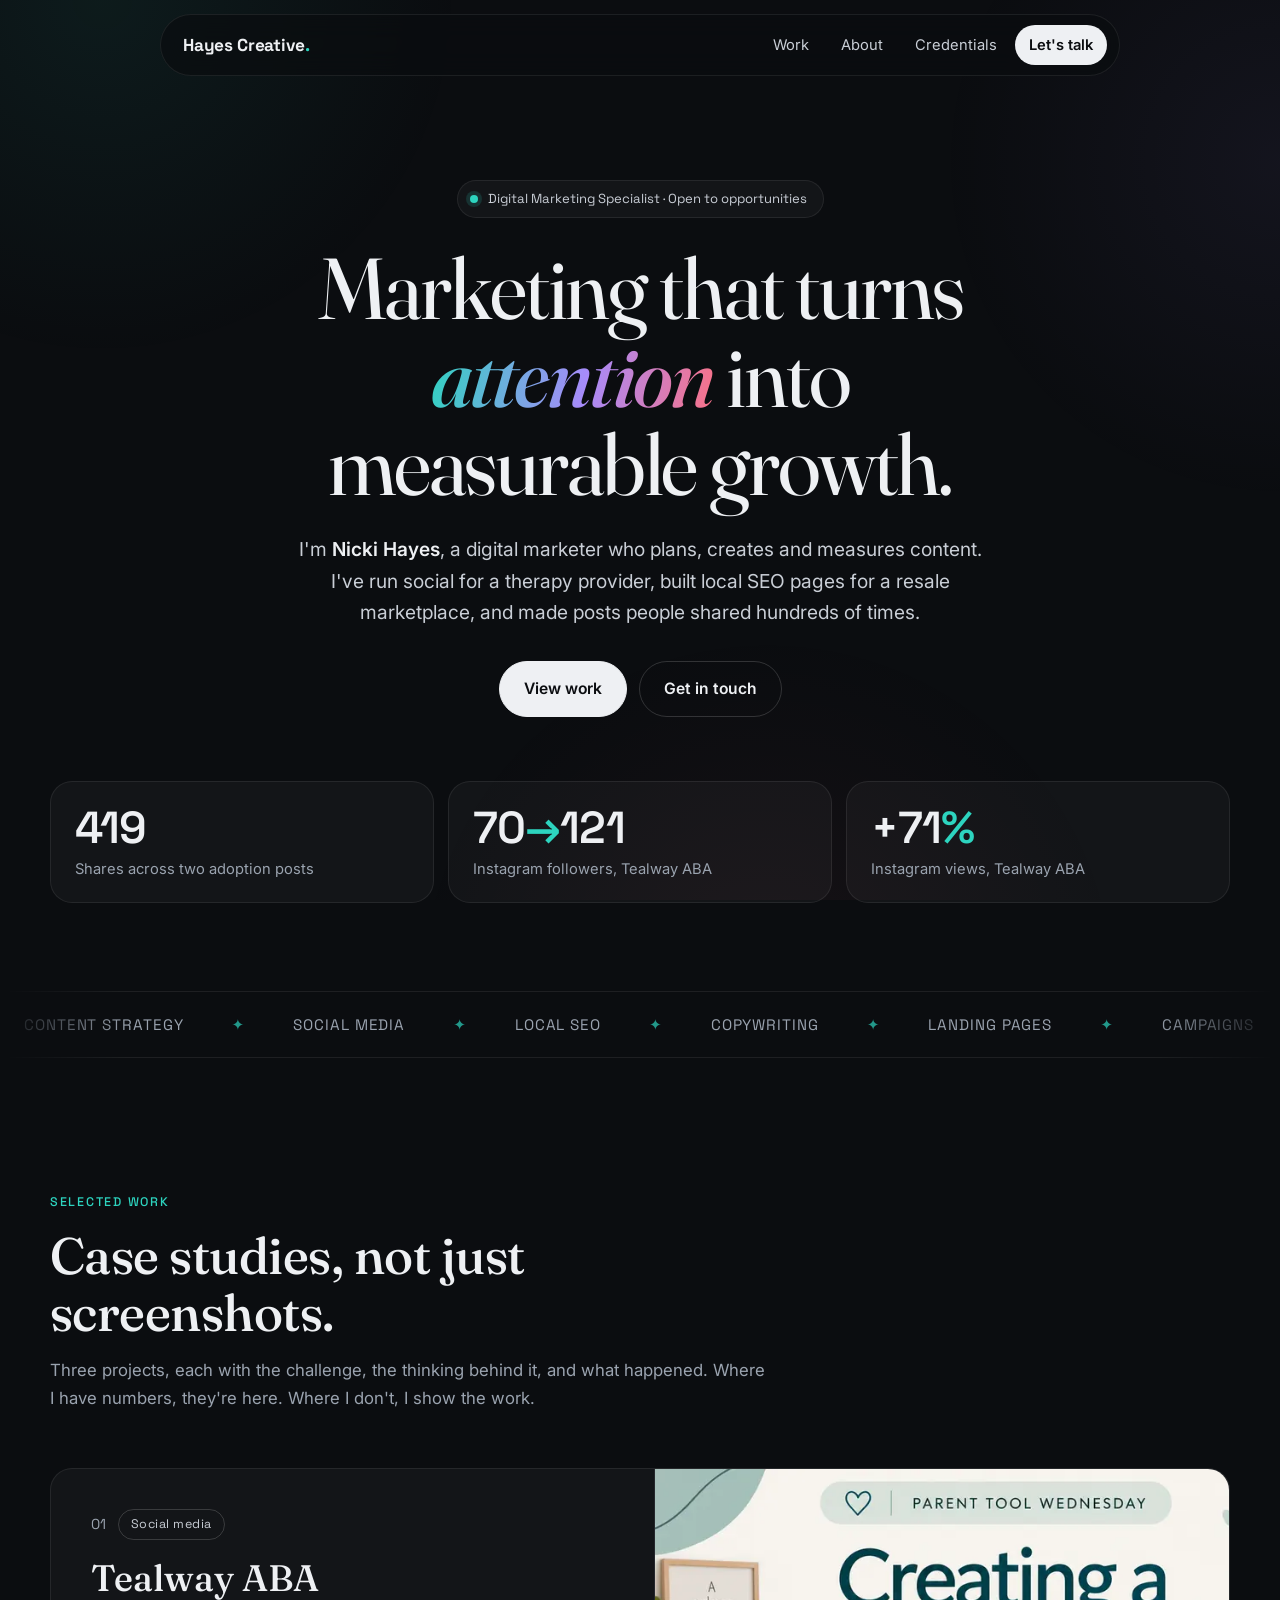
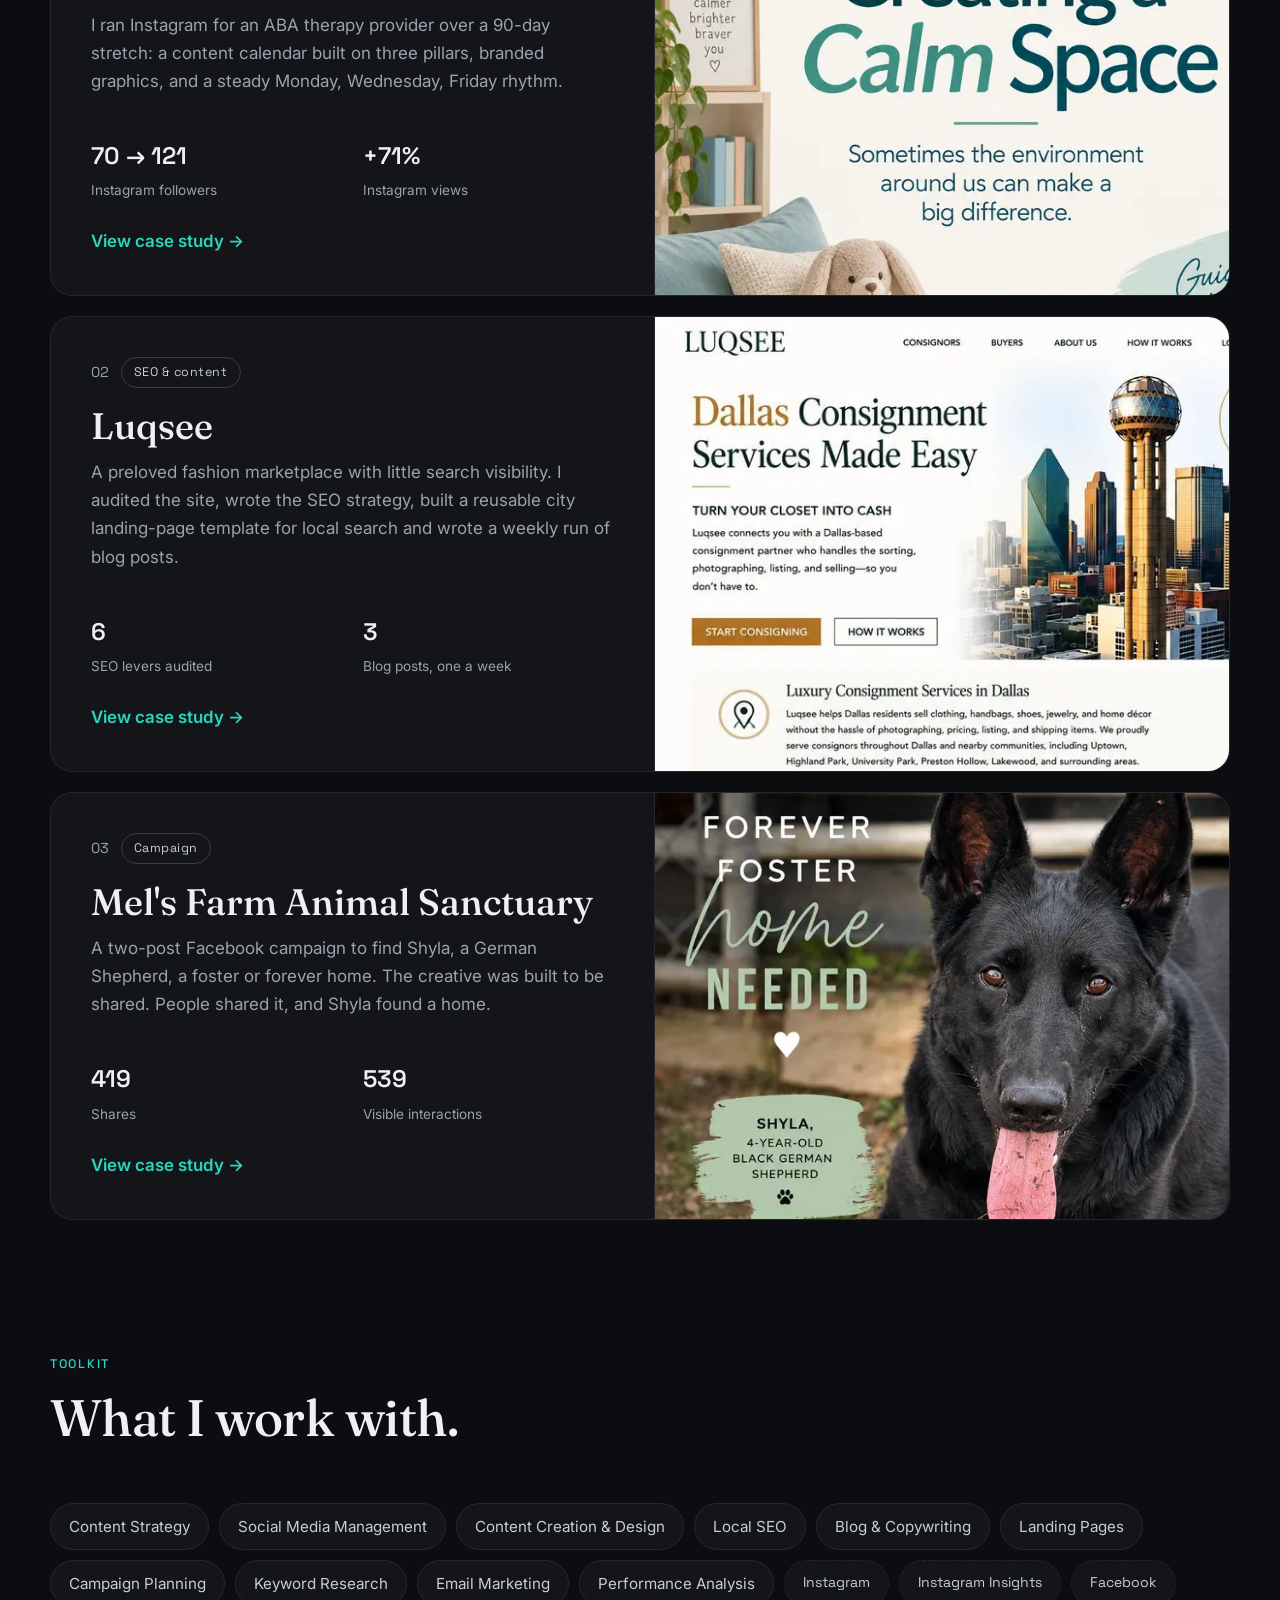
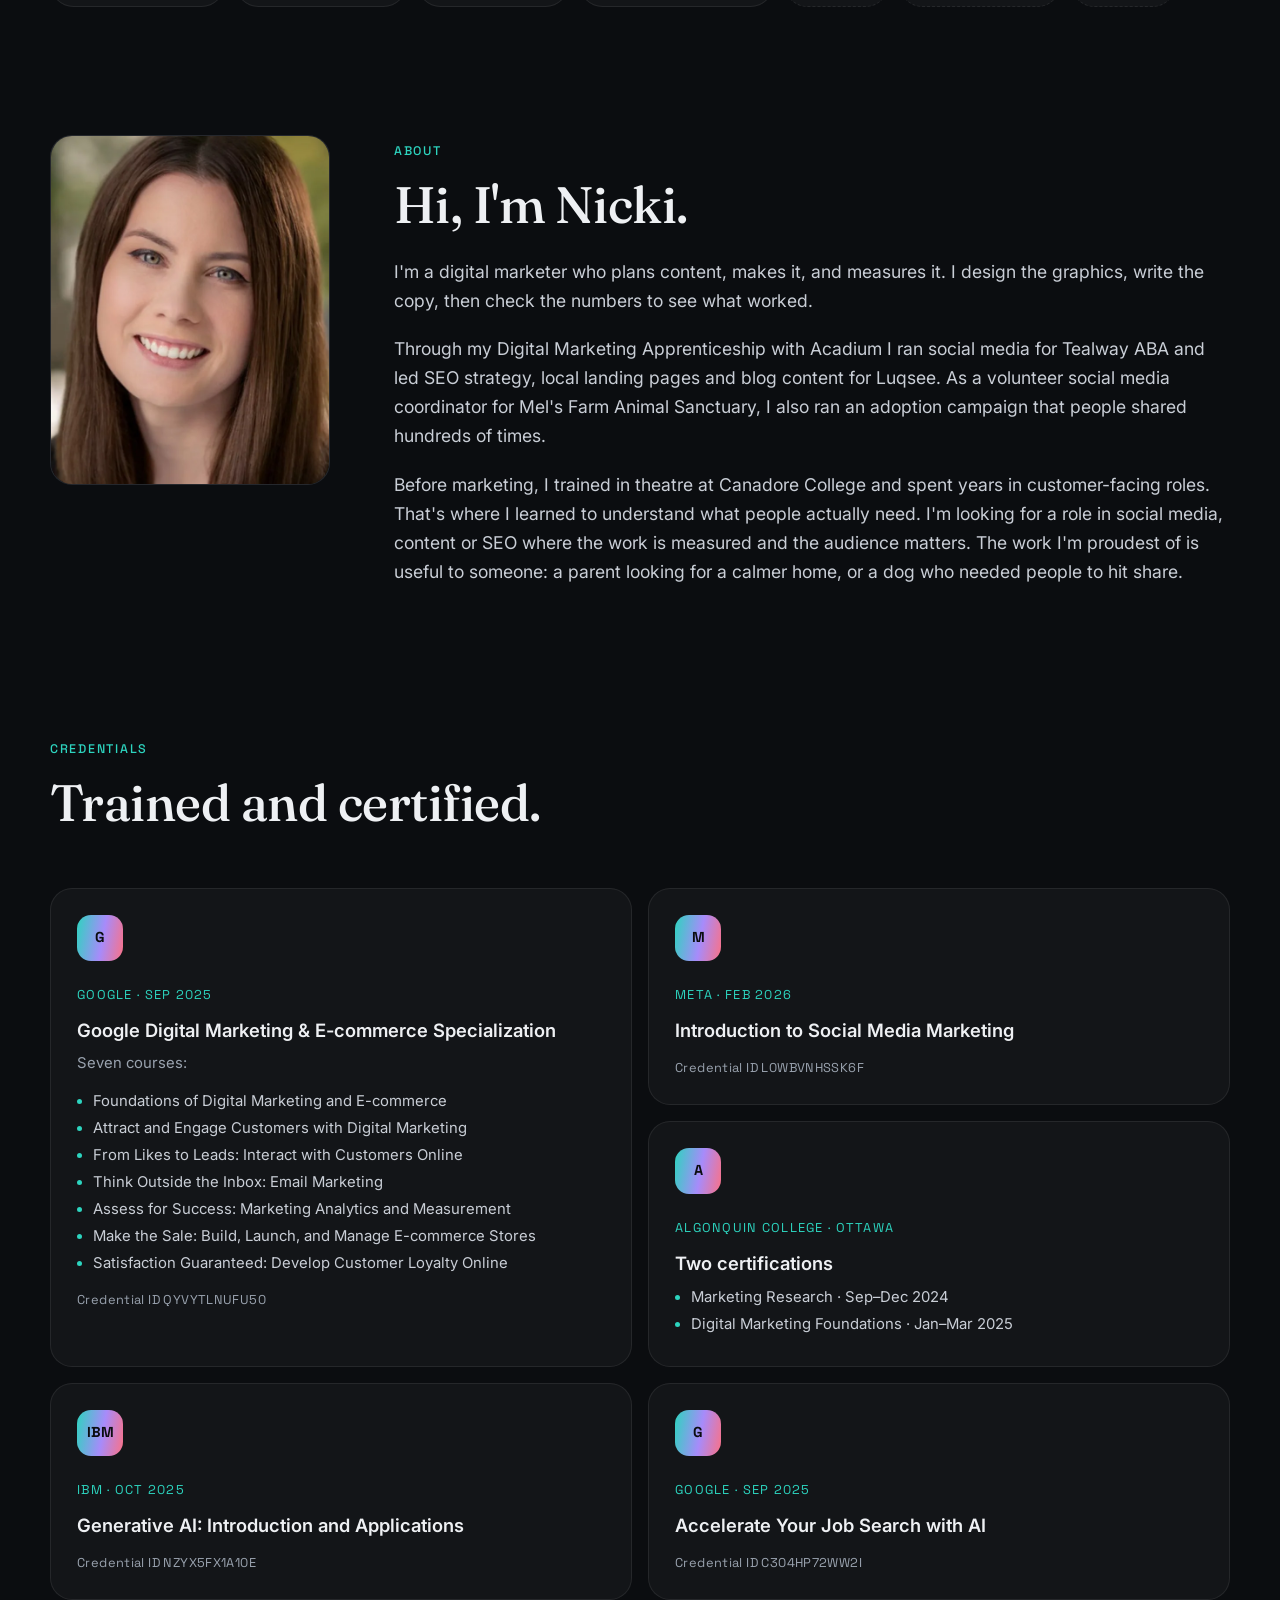
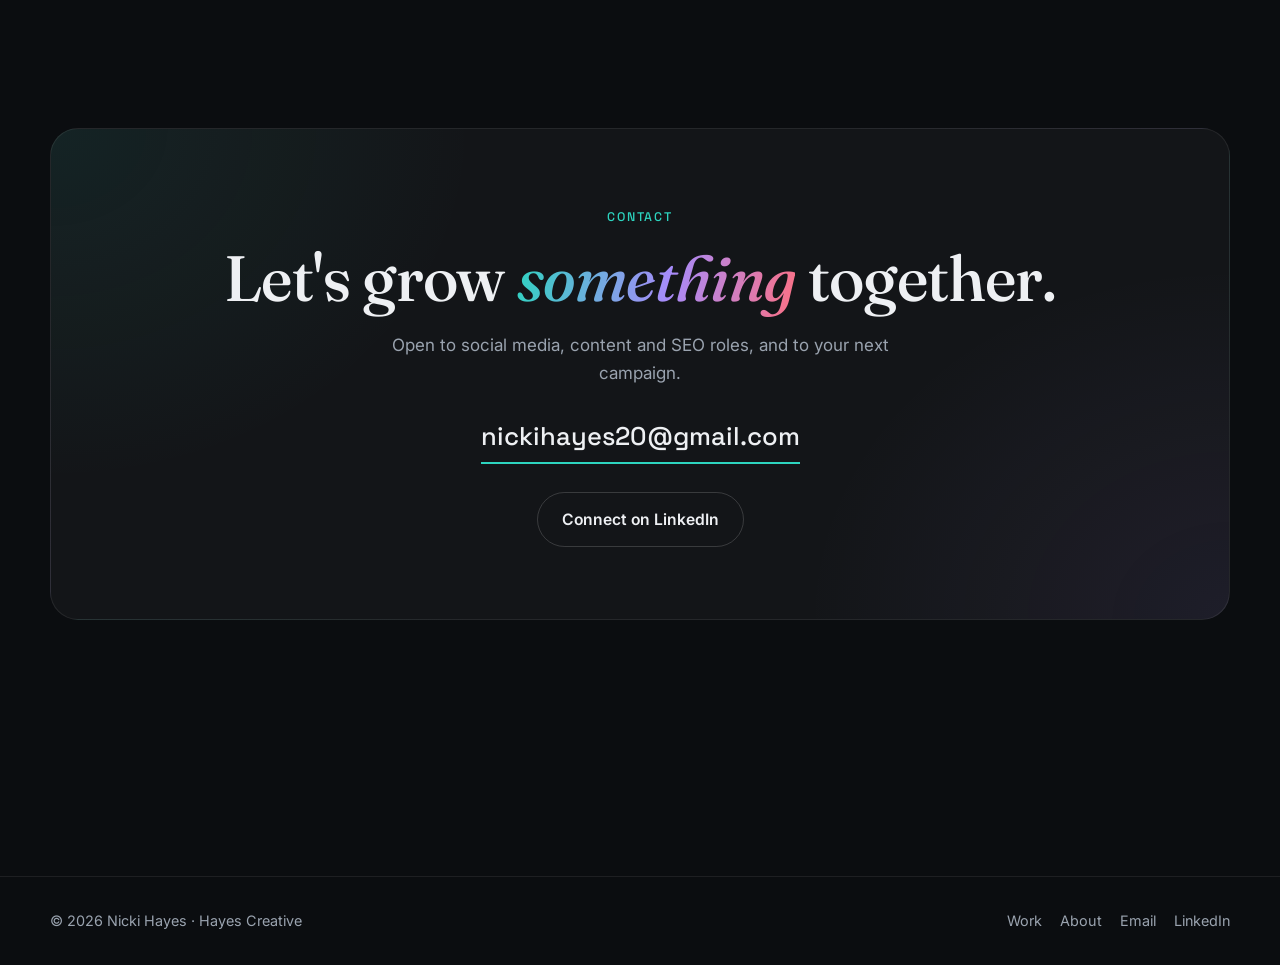
<file: index.html>
<!DOCTYPE html>
<html lang="en">
<head>
  <meta charset="utf-8">
  <meta name="viewport" content="width=device-width, initial-scale=1">
  <title>Nicki Hayes — Digital Marketing Specialist | Hayes Creative</title>
  <meta name="description" content="Nicki Hayes is a digital marketing specialist working across social media content, local SEO and campaign creative. Case studies with real results.">
  <meta name="author" content="Nicki Hayes">

  <link rel="canonical" href="https://laird777.github.io/hayes-creative/">
  <meta property="og:url" content="https://laird777.github.io/hayes-creative/">
  <meta property="og:type" content="website">
  <meta property="og:site_name" content="Hayes Creative">
  <meta property="og:title" content="Nicki Hayes — Digital Marketing Specialist | Hayes Creative">
  <meta property="og:description" content="Social media content, local SEO and campaign creative, with real results.">
  <meta property="og:image" content="https://laird777.github.io/hayes-creative/assets/img/card-tealway.webp">
  <meta property="og:image:width" content="800">
  <meta property="og:image:height" content="500">
  <meta property="og:image:alt" content="Parent Tool Wednesday Instagram post for Tealway ABA, designed by Nicki Hayes">
  <meta name="twitter:card" content="summary_large_image">

  <link rel="icon" href="assets/favicon.svg" type="image/svg+xml">
  <link rel="preconnect" href="https://fonts.googleapis.com">
  <link rel="preconnect" href="https://fonts.gstatic.com" crossorigin>
  <link rel="stylesheet" href="https://fonts.googleapis.com/css2?family=Fraunces:ital,opsz,wght@0,144,400..500;1,144,500&amp;family=Inter:wght@400..600&amp;family=Space+Grotesk:wght@500..700&amp;display=swap">
  <link rel="stylesheet" href="assets/site.css">
  <script type="application/ld+json">
  {
    "@context": "https://schema.org",
    "@type": "Person",
    "name": "Nicki Hayes",
    "jobTitle": "Digital Marketing Specialist",
    "email": "mailto:nickihayes20@gmail.com",
    "brand": { "@type": "Brand", "name": "Hayes Creative" },
    "knowsAbout": ["Content strategy", "Social media management", "Local SEO", "Keyword research", "Copywriting", "Campaign planning"],
    "alumniOf": [
      { "@type": "CollegeOrUniversity", "name": "Algonquin College" },
      { "@type": "CollegeOrUniversity", "name": "Canadore College" }
    ],
    "url": "https://laird777.github.io/hayes-creative/",
    "image": "https://laird777.github.io/hayes-creative/assets/img/nicki-hayes.webp",
    "sameAs": ["https://www.linkedin.com/in/nicki-hayes-55327672"]
  }
  </script>
</head>
<body>
  <a class="skip-link" href="#main">Skip to content</a>

  <nav class="nav" aria-label="Main">
    <a class="logo" href="index.html" aria-label="Hayes Creative — home">Hayes Creative<span>.</span></a>
    <button class="nav__toggle" type="button" aria-expanded="false" aria-controls="nav-links" aria-label="Menu">
      <svg viewBox="0 0 20 20" aria-hidden="true"><path d="M2 5h16M2 10h16M2 15h16" stroke="currentColor" stroke-width="1.8" stroke-linecap="round"/></svg>
    </button>
    <ul class="nav__links" id="nav-links">
      <li><a href="#work">Work</a></li>
      <li><a href="#about">About</a></li>
      <li><a href="#credentials">Credentials</a></li>
      <li><a class="is-cta" href="#contact">Let's talk</a></li>
    </ul>
  </nav>

  <main id="main">
    <!-- ============ Hero ============ -->
    <header class="hero wrap">
      <span class="pill">Digital Marketing Specialist · Open to opportunities</span>
      <h1>Marketing that turns <em class="grad grad-italic">attention</em> into measurable growth.</h1>
      <p class="hero__lede">I'm <strong>Nicki Hayes</strong>, a digital marketer who plans, creates and measures content. I've run social for a therapy provider, built local SEO pages for a resale marketplace, and made posts people shared hundreds of times.</p>
      <div class="btn-row">
        <a class="btn btn--primary" href="#work">View work</a>
        <a class="btn" href="#contact">Get in touch</a>
      </div>

      <div class="stats stats--hero">
        <div class="stat">
          <span class="stat__num">419</span>
          <span class="stat__label">Shares across two adoption posts</span>
        </div>
        <div class="stat">
          <span class="stat__num">70<span class="arrow">→</span>121</span>
          <span class="stat__label">Instagram followers, Tealway ABA</span>
        </div>
        <div class="stat">
          <span class="stat__num">+71<span class="unit">%</span></span>
          <span class="stat__label">Instagram views, Tealway ABA</span>
        </div>
      </div>
    </header>

    <div class="marquee" aria-hidden="true">
      <div class="marquee__track">
        <span>Content Strategy</span><span>Social Media</span><span>Local SEO</span><span>Copywriting</span><span>Landing Pages</span><span>Campaigns</span><span>Performance Analysis</span>
        <span aria-hidden="true">Content Strategy</span><span aria-hidden="true">Social Media</span><span aria-hidden="true">Local SEO</span><span aria-hidden="true">Copywriting</span><span aria-hidden="true">Landing Pages</span><span aria-hidden="true">Campaigns</span><span aria-hidden="true">Performance Analysis</span>
      </div>
    </div>

    <!-- ============ Selected work ============ -->
    <section class="section" id="work" aria-labelledby="work-title">
      <div class="wrap">
        <div class="section-head reveal">
          <span class="kicker">Selected work</span>
          <h2 id="work-title">Case studies, not just screenshots.</h2>
          <p>Three projects, each with the challenge, the thinking behind it, and what happened. Where I have numbers, they're here. Where I don't, I show the work.</p>
        </div>

        <div class="work-grid">
          <a class="work-card reveal" href="work/teal-way.html">
            <div class="work-card__body">
              <div class="work-card__top"><span class="work-card__num">01</span><span class="tag">Social media</span></div>
              <h3>Tealway ABA</h3>
              <p>I ran Instagram for an ABA therapy provider over a 90-day stretch: a content calendar built on three pillars, branded graphics, and a steady Monday, Wednesday, Friday rhythm.</p>
              <div class="work-card__stats">
                <div><strong>70 → 121</strong><span>Instagram followers</span></div>
                <div><strong>+71%</strong><span>Instagram views</span></div>
              </div>
              <span class="work-card__cta">View case study</span>
            </div>
            <div class="work-card__media">
              <img src="assets/img/card-tealway.webp" width="800" height="500" alt="Tealway ABA Instagram post titled Creating a Calm Space, from the Parent Tool Wednesday series">
            </div>
          </a>

          <a class="work-card reveal" href="work/luqsee.html">
            <div class="work-card__body">
              <div class="work-card__top"><span class="work-card__num">02</span><span class="tag">SEO &amp; content</span></div>
              <h3>Luqsee</h3>
              <p>A preloved fashion marketplace with little search visibility. I audited the site, wrote the SEO strategy, built a reusable city landing-page template for local search and wrote a weekly run of blog posts.</p>
              <div class="work-card__stats">
                <div><strong>6</strong><span>SEO levers audited</span></div>
                <div><strong>3</strong><span>Blog posts, one a week</span></div>
              </div>
              <span class="work-card__cta">View case study</span>
            </div>
            <div class="work-card__media">
              <img src="assets/img/card-luqsee.webp" width="800" height="469" alt="Top of the Luqsee Dallas city landing page design: Dallas Consignment Services Made Easy" loading="lazy">
            </div>
          </a>

          <a class="work-card reveal" href="work/animal-shelter.html">
            <div class="work-card__body">
              <div class="work-card__top"><span class="work-card__num">03</span><span class="tag">Campaign</span></div>
              <h3>Mel's Farm Animal Sanctuary</h3>
              <p>A two-post Facebook campaign to find Shyla, a German Shepherd, a foster or forever home. The creative was built to be shared. People shared it, and Shyla found a home.</p>
              <div class="work-card__stats">
                <div><strong>419</strong><span>Shares</span></div>
                <div><strong>539</strong><span>Visible interactions</span></div>
              </div>
              <span class="work-card__cta">View case study</span>
            </div>
            <div class="work-card__media">
              <img src="assets/img/card-shelter.webp" width="800" height="500" alt="Forever Foster Home Needed post featuring Shyla, a black German Shepherd" loading="lazy">
            </div>
          </a>
        </div>
      </div>
    </section>

    <!-- ============ Toolkit ============ -->
    <section class="section" id="toolkit" aria-labelledby="toolkit-title">
      <div class="wrap">
        <div class="section-head reveal">
          <span class="kicker">Toolkit</span>
          <h2 id="toolkit-title">What I work with.</h2>
        </div>
        <ul class="pills reveal">
          <li>Content Strategy</li>
          <li>Social Media Management</li>
          <li>Content Creation &amp; Design</li>
          <li>Local SEO</li>
          <li>Blog &amp; Copywriting</li>
          <li>Landing Pages</li>
          <li>Campaign Planning</li>
          <li>Keyword Research</li>
          <li>Email Marketing</li>
          <li>Performance Analysis</li>
          <li class="is-tool">Instagram</li>
          <li class="is-tool">Instagram Insights</li>
          <li class="is-tool">Facebook</li>
        </ul>
      </div>
    </section>

    <!-- ============ About ============ -->
    <section class="section" id="about" aria-labelledby="about-title">
      <div class="wrap about">
        <div class="about__photo reveal">
          <img src="assets/img/nicki-hayes.webp" width="800" height="800" loading="lazy" alt="Nicki Hayes, smiling, outdoors">
        </div>
        <div class="reveal">
          <span class="kicker">About</span>
          <h2 id="about-title" class="about__title">Hi, I'm Nicki.</h2>
          <div class="about__text">
            <p>I'm a digital marketer who plans content, makes it, and measures it. I design the graphics, write the copy, then check the numbers to see what worked.</p>
            <p>Through my Digital Marketing Apprenticeship with Acadium I ran social media for Tealway ABA and led SEO strategy, local landing pages and blog content for Luqsee. As a volunteer social media coordinator for Mel's Farm Animal Sanctuary, I also ran an adoption campaign that people shared hundreds of times.</p>
            <p>Before marketing, I trained in theatre at Canadore College and spent years in customer-facing roles. That's where I learned to understand what people actually need. I'm looking for a role in social media, content or SEO where the work is measured and the audience matters. The work I'm proudest of is useful to someone: a parent looking for a calmer home, or a dog who needed people to hit share.</p>
          </div>
        </div>
      </div>
    </section>

    <!-- ============ Credentials ============ -->
    <section class="section" id="credentials" aria-labelledby="cred-title">
      <div class="wrap">
        <div class="section-head reveal">
          <span class="kicker">Credentials</span>
          <h2 id="cred-title">Trained and certified.</h2>
        </div>
        <div class="cred-grid">
          <div class="cred cred--wide reveal">
            <div class="cred__icon" aria-hidden="true">G</div>
            <span class="cred__issuer">Google · Sep 2025</span>
            <h3>Google Digital Marketing &amp; E-commerce Specialization</h3>
            <p>Seven courses:</p>
            <ul class="cred__list">
              <li>Foundations of Digital Marketing and E-commerce</li>
              <li>Attract and Engage Customers with Digital Marketing</li>
              <li>From Likes to Leads: Interact with Customers Online</li>
              <li>Think Outside the Inbox: Email Marketing</li>
              <li>Assess for Success: Marketing Analytics and Measurement</li>
              <li>Make the Sale: Build, Launch, and Manage E-commerce Stores</li>
              <li>Satisfaction Guaranteed: Develop Customer Loyalty Online</li>
            </ul>
            <p class="cred__id">Credential ID QYVYTLNUFU50</p>
          </div>
          <div class="cred reveal">
            <div class="cred__icon" aria-hidden="true">M</div>
            <span class="cred__issuer">Meta · Feb 2026</span>
            <h3>Introduction to Social Media Marketing</h3>
            <p class="cred__id">Credential ID L0WBVNHSSK6F</p>
          </div>
          <div class="cred reveal">
            <div class="cred__icon" aria-hidden="true">A</div>
            <span class="cred__issuer">Algonquin College · Ottawa</span>
            <h3>Two certifications</h3>
            <ul class="cred__list">
              <li>Marketing Research · Sep–Dec 2024</li>
              <li>Digital Marketing Foundations · Jan–Mar 2025</li>
            </ul>
          </div>
          <div class="cred reveal">
            <div class="cred__icon" aria-hidden="true">IBM</div>
            <span class="cred__issuer">IBM · Oct 2025</span>
            <h3>Generative AI: Introduction and Applications</h3>
            <p class="cred__id">Credential ID NZYX5FX1A10E</p>
          </div>
          <div class="cred reveal">
            <div class="cred__icon" aria-hidden="true">G</div>
            <span class="cred__issuer">Google · Sep 2025</span>
            <h3>Accelerate Your Job Search with AI</h3>
            <p class="cred__id">Credential ID C304HP72WW2I</p>
          </div>
        </div>
      </div>
    </section>

    <!-- ============ Contact ============ -->
    <section class="section" id="contact" aria-labelledby="contact-title">
      <div class="wrap">
        <div class="contact reveal">
          <span class="kicker">Contact</span>
          <h2 id="contact-title">Let's grow <em class="grad grad-italic">something</em> together.</h2>
          <p>Open to social media, content and SEO roles, and to your next campaign.</p>
          <a class="contact__email" href="mailto:nickihayes20@gmail.com">nickihayes20@gmail.com</a>
          <div class="btn-row">
            <a class="btn" href="https://www.linkedin.com/in/nicki-hayes-55327672" target="_blank" rel="noopener">Connect on LinkedIn</a>
          </div>
        </div>
      </div>
    </section>
  </main>

  <footer class="footer">
    <div class="wrap">
      <span>© <span data-year>2026</span> Nicki Hayes · Hayes Creative</span>
      <nav aria-label="Footer">
        <a href="#work">Work</a>
        <a href="#about">About</a>
        <a href="mailto:nickihayes20@gmail.com">Email</a>
        <a href="https://www.linkedin.com/in/nicki-hayes-55327672" target="_blank" rel="noopener">LinkedIn</a>
      </nav>
    </div>
  </footer>

  <script src="assets/site.js"></script>
</body>
</html>
</file>
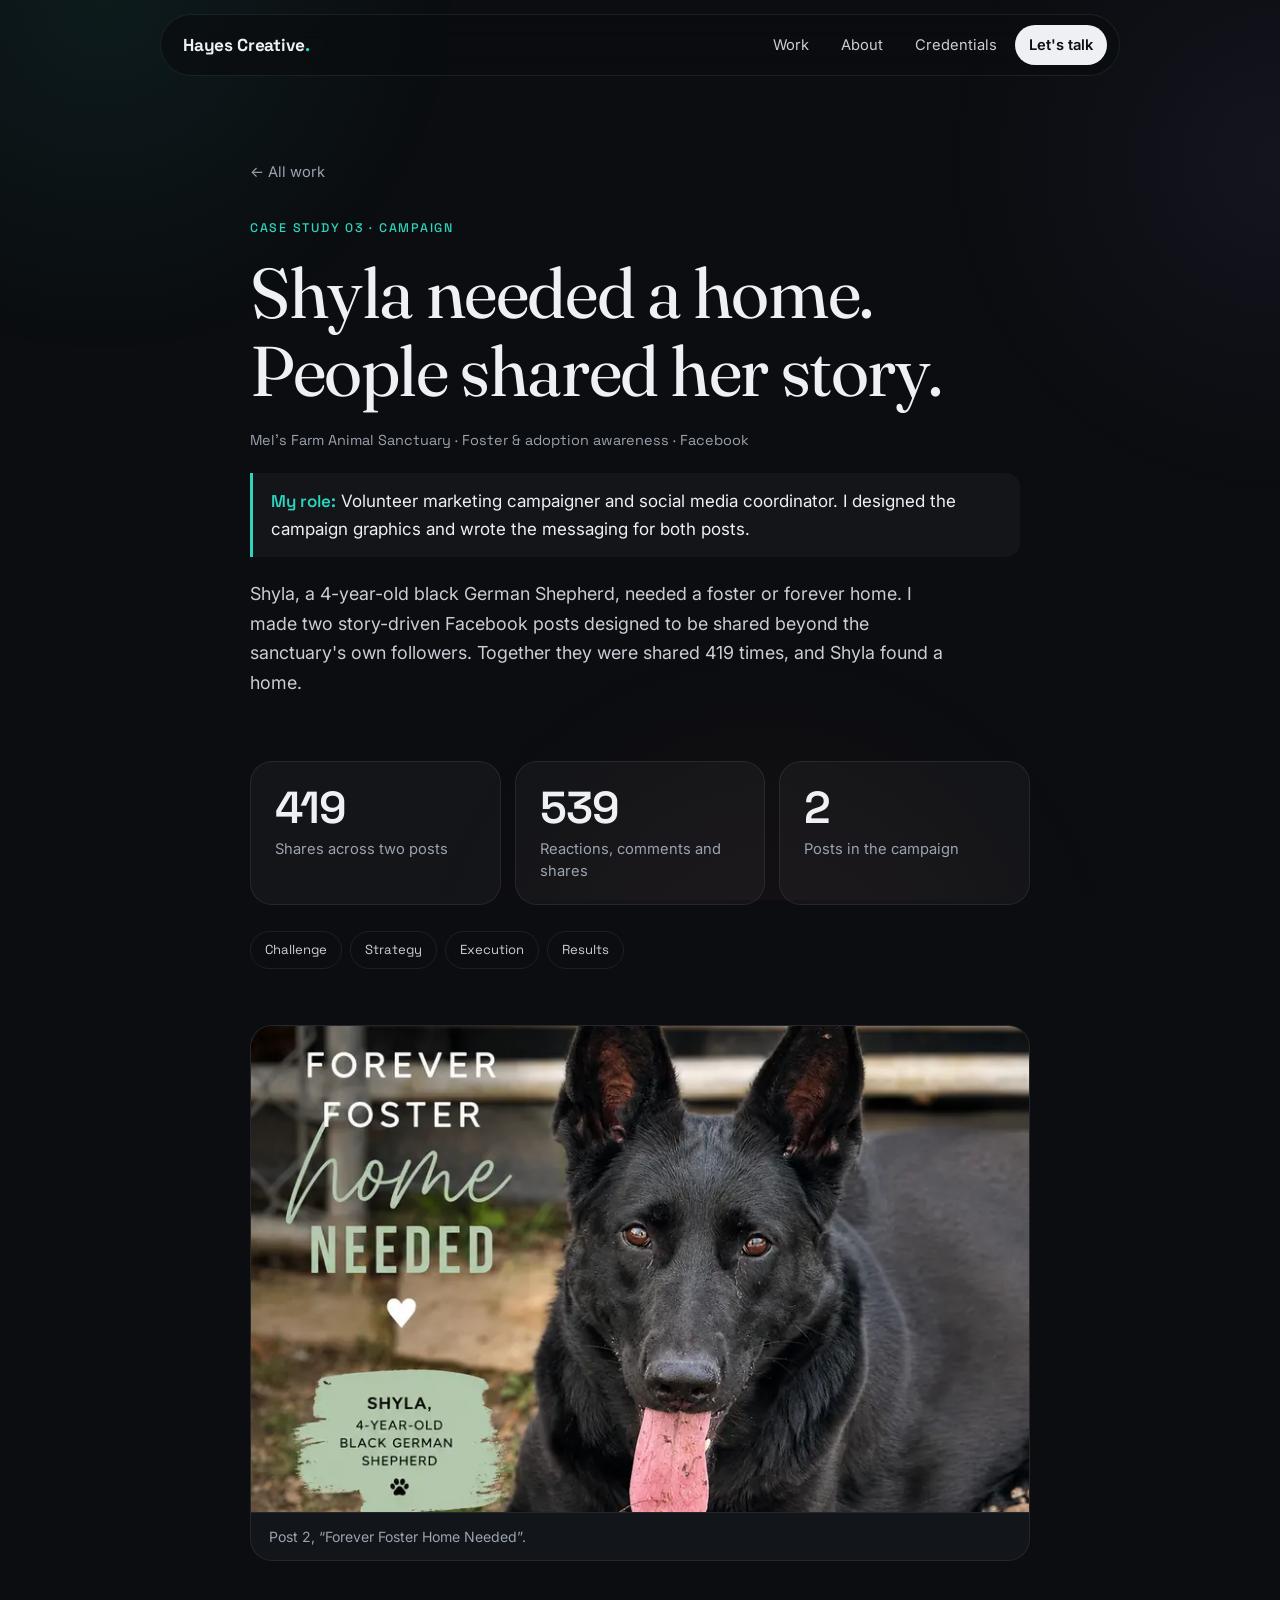
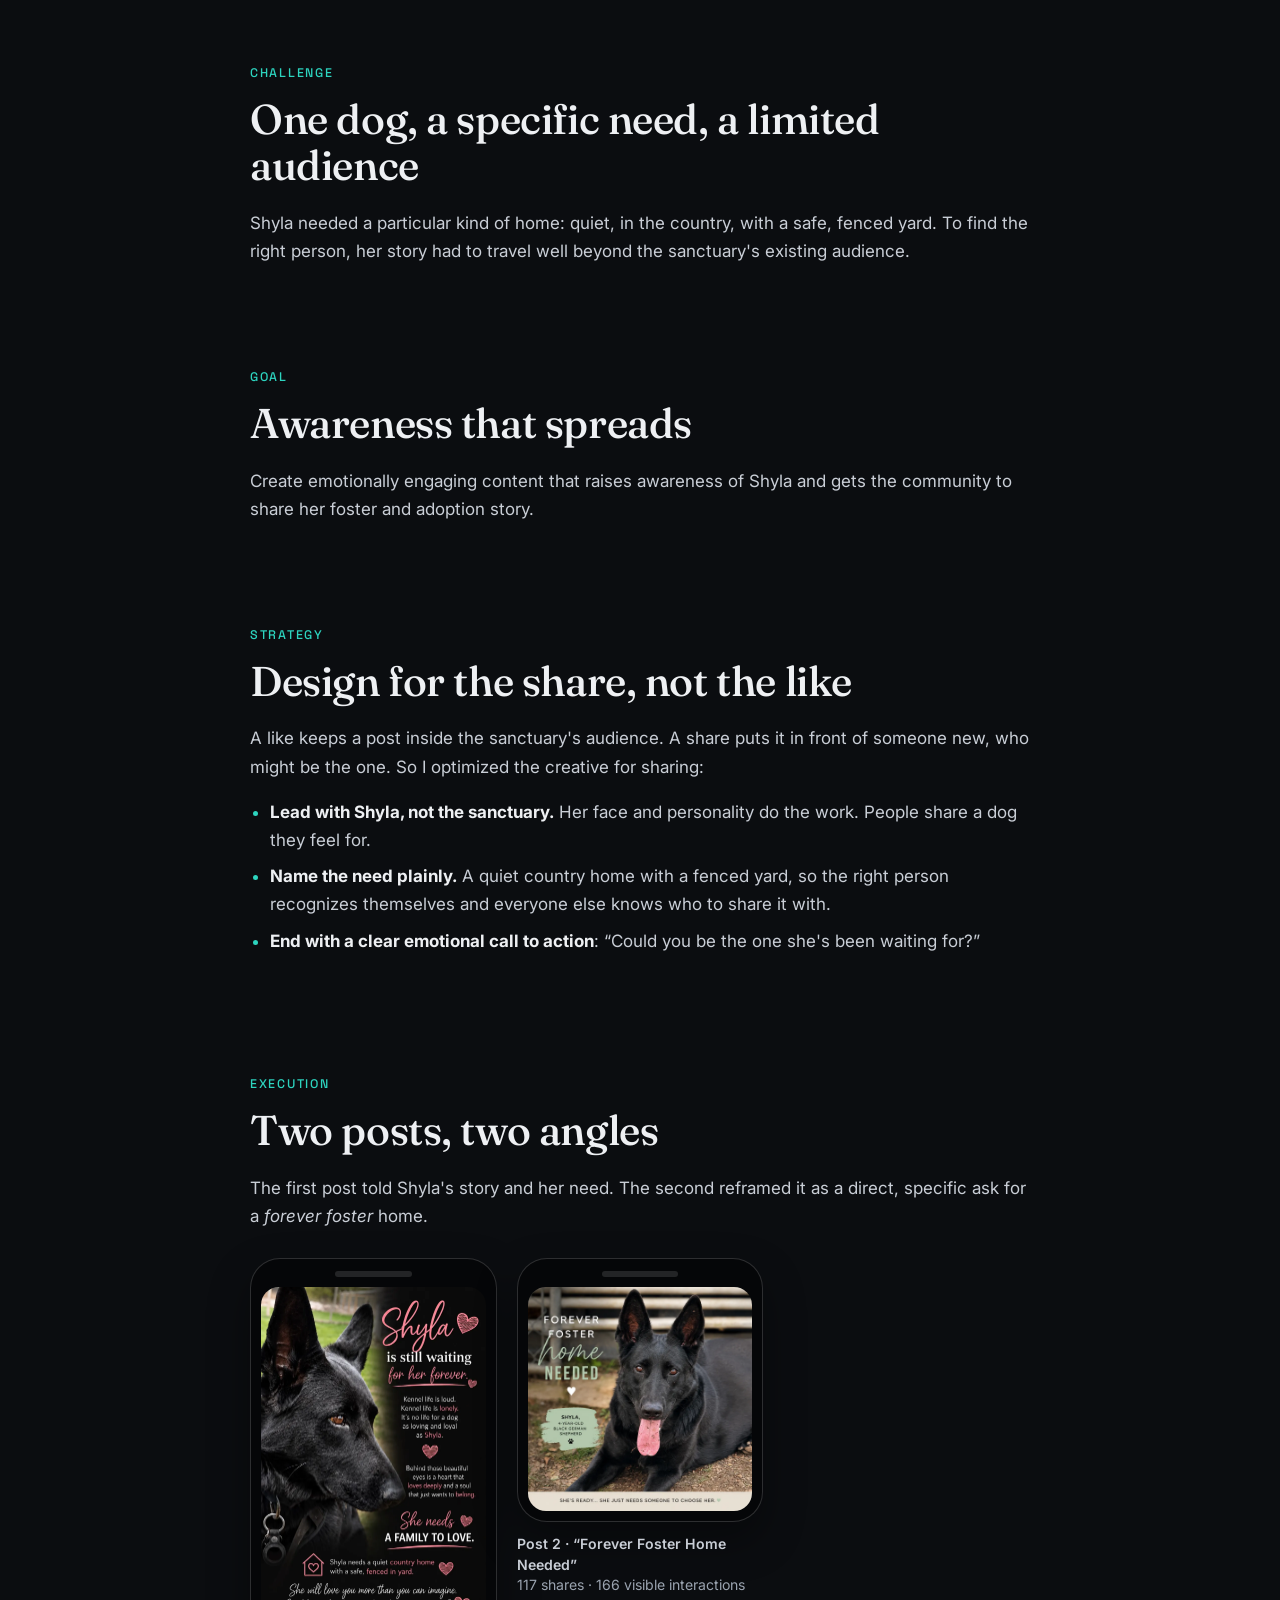
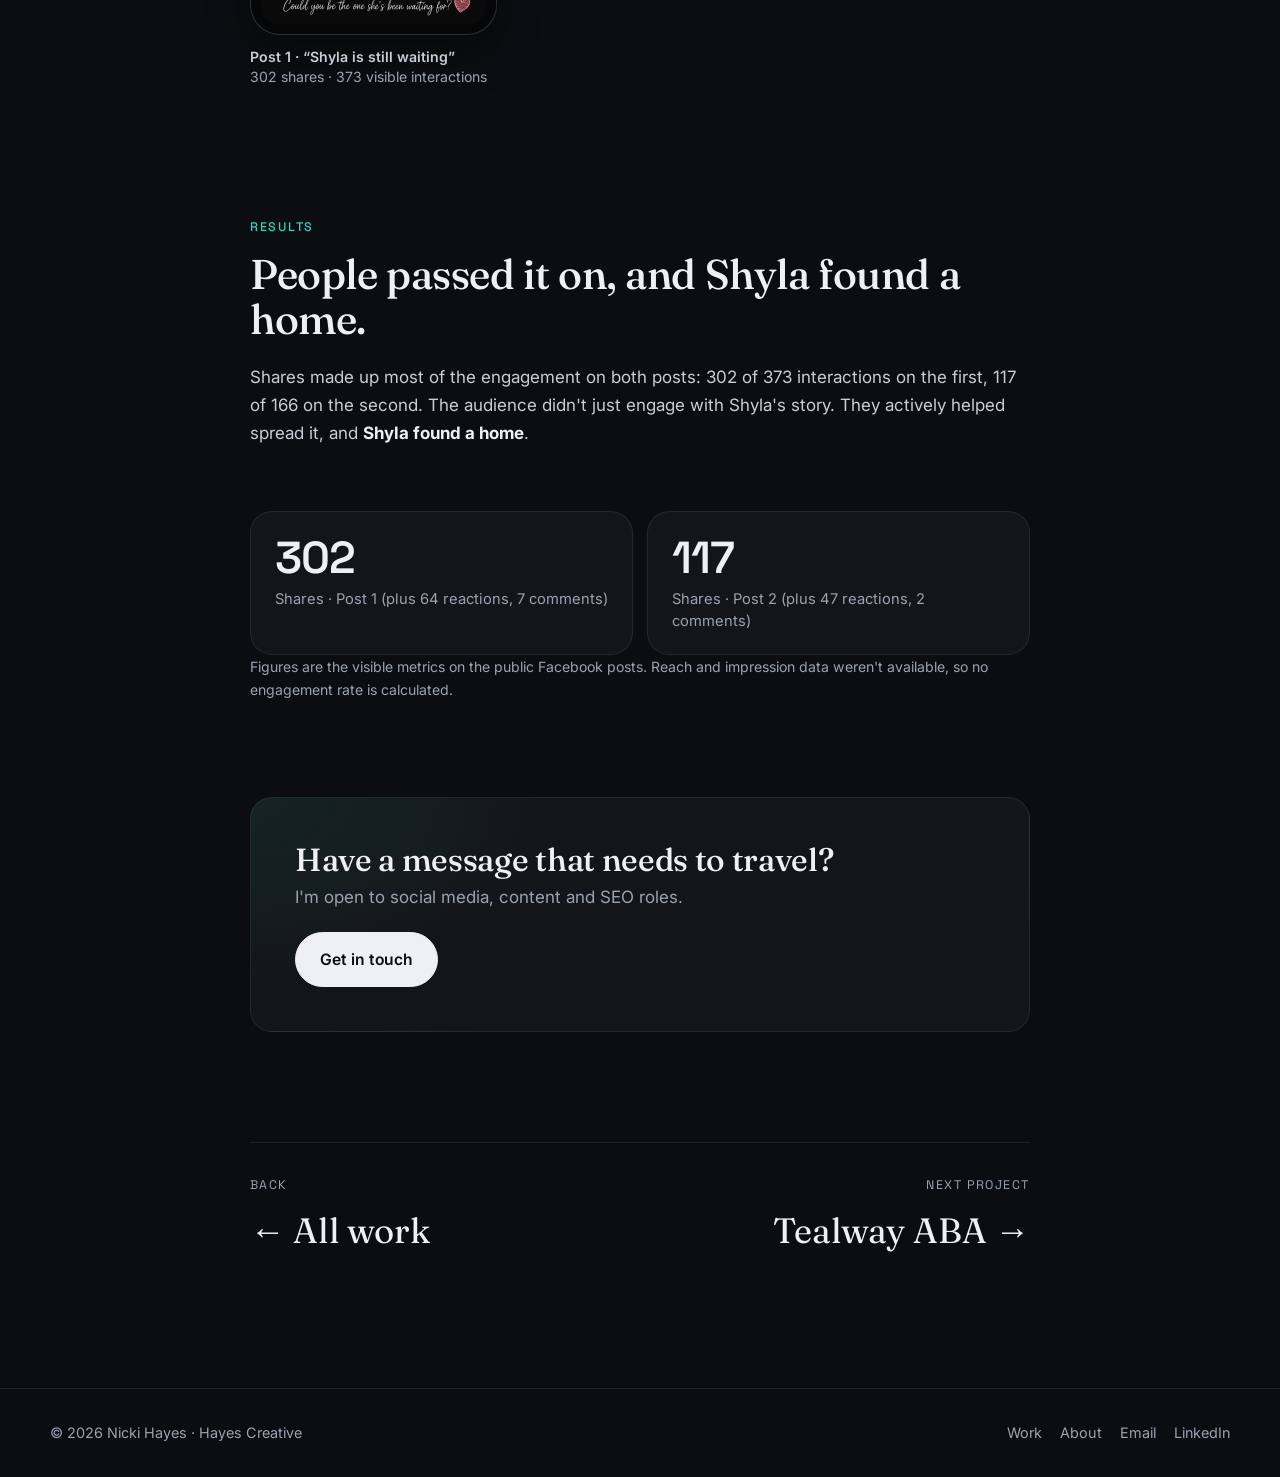
<file: work/animal-shelter.html>
<!DOCTYPE html>
<html lang="en">
<head>
  <meta charset="utf-8">
  <meta name="viewport" content="width=device-width, initial-scale=1">
  <title>Mel's Farm Animal Sanctuary case study — Nicki Hayes</title>
  <meta name="description" content="A two-post Facebook adoption campaign by Nicki Hayes for Shyla, a German Shepherd at Mel's Farm Animal Sanctuary: 419 shares and 539 visible interactions.">
  <meta name="author" content="Nicki Hayes">

  <link rel="canonical" href="https://laird777.github.io/hayes-creative/work/animal-shelter.html">
  <meta property="og:url" content="https://laird777.github.io/hayes-creative/work/animal-shelter.html">
  <meta property="og:type" content="article">
  <meta property="og:site_name" content="Hayes Creative">
  <meta property="og:title" content="Mel's Farm Animal Sanctuary case study — Nicki Hayes">
  <meta property="og:description" content="Story-driven adoption creative built to be shared: 419 shares across two Facebook posts, and Shyla found a home.">
  <meta property="og:image" content="https://laird777.github.io/hayes-creative/assets/img/card-shelter.webp">
  <meta property="og:image:width" content="800">
  <meta property="og:image:height" content="500">
  <meta property="og:image:alt" content="Forever Foster Home Needed post featuring Shyla, a black German Shepherd">
  <meta name="twitter:card" content="summary_large_image">

  <link rel="icon" href="../assets/favicon.svg" type="image/svg+xml">
  <link rel="preconnect" href="https://fonts.googleapis.com">
  <link rel="preconnect" href="https://fonts.gstatic.com" crossorigin>
  <link rel="stylesheet" href="https://fonts.googleapis.com/css2?family=Fraunces:ital,opsz,wght@0,144,400..500;1,144,500&amp;family=Inter:wght@400..600&amp;family=Space+Grotesk:wght@500..700&amp;display=swap">
  <link rel="stylesheet" href="../assets/site.css">
</head>
<body>
  <a class="skip-link" href="#main">Skip to content</a>

  <nav class="nav" aria-label="Main">
    <a class="logo" href="../index.html" aria-label="Hayes Creative — home">Hayes Creative<span>.</span></a>
    <button class="nav__toggle" type="button" aria-expanded="false" aria-controls="nav-links" aria-label="Menu">
      <svg viewBox="0 0 20 20" aria-hidden="true"><path d="M2 5h16M2 10h16M2 15h16" stroke="currentColor" stroke-width="1.8" stroke-linecap="round"/></svg>
    </button>
    <ul class="nav__links" id="nav-links">
      <li><a href="../index.html#work">Work</a></li>
      <li><a href="../index.html#about">About</a></li>
      <li><a href="../index.html#credentials">Credentials</a></li>
      <li><a class="is-cta" href="../index.html#contact">Let's talk</a></li>
    </ul>
  </nav>

  <main id="main" class="wrap--narrow">
    <header class="case-hero">
      <a class="back-link" href="../index.html#work">← All work</a>
      <span class="kicker">Case study 03 · Campaign</span>
      <h1>Shyla needed a home. People shared her story.</h1>
      <p class="case-meta">Mel's Farm Animal Sanctuary · Foster &amp; adoption awareness · Facebook</p>
      <p class="case-role"><strong>My role:</strong> Volunteer marketing campaigner and social media coordinator. I designed the campaign graphics and wrote the messaging for both posts.</p>
      <p class="case-summary">Shyla, a 4-year-old black German Shepherd, needed a foster or forever home. I made two story-driven Facebook posts designed to be shared beyond the sanctuary's own followers. Together they were shared 419 times, and Shyla found a home.</p>

      <div class="stats">
        <div class="stat">
          <span class="stat__num">419</span>
          <span class="stat__label">Shares across two posts</span>
        </div>
        <div class="stat">
          <span class="stat__num">539</span>
          <span class="stat__label">Reactions, comments and shares</span>
        </div>
        <div class="stat">
          <span class="stat__num">2</span>
          <span class="stat__label">Posts in the campaign</span>
        </div>
      </div>

      <ul class="jump" aria-label="On this page">
        <li><a href="#challenge">Challenge</a></li>
        <li><a href="#strategy">Strategy</a></li>
        <li><a href="#execution">Execution</a></li>
        <li><a href="#results">Results</a></li>
      </ul>

      <figure class="case-hero__visual">
        <img src="../assets/img/card-shelter.webp" width="800" height="500" alt="Forever Foster Home Needed post: Shyla, 4-year-old black German Shepherd">
        <figcaption>Post 2, “Forever Foster Home Needed”.</figcaption>
      </figure>
    </header>

    <section class="case-section reveal" id="challenge">
      <span class="kicker">Challenge</span>
      <h2>One dog, a specific need, a limited audience</h2>
      <div class="prose">
        <p>Shyla needed a particular kind of home: quiet, in the country, with a safe, fenced yard. To find the right person, her story had to travel well beyond the sanctuary's existing audience.</p>
      </div>
    </section>

    <section class="case-section reveal" id="goal">
      <span class="kicker">Goal</span>
      <h2>Awareness that spreads</h2>
      <div class="prose">
        <p>Create emotionally engaging content that raises awareness of Shyla and gets the community to share her foster and adoption story.</p>
      </div>
    </section>

    <section class="case-section reveal" id="strategy">
      <span class="kicker">Strategy</span>
      <h2>Design for the share, not the like</h2>
      <div class="prose">
        <p>A like keeps a post inside the sanctuary's audience. A share puts it in front of someone new, who might be the one. So I optimized the creative for sharing:</p>
        <ul>
          <li><strong>Lead with Shyla, not the sanctuary.</strong> Her face and personality do the work. People share a dog they feel for.</li>
          <li><strong>Name the need plainly.</strong> A quiet country home with a fenced yard, so the right person recognizes themselves and everyone else knows who to share it with.</li>
          <li><strong>End with a clear emotional call to action</strong>: “Could you be the one she's been waiting for?”</li>
        </ul>
      </div>
    </section>

    <section class="case-section reveal" id="execution">
      <span class="kicker">Execution</span>
      <h2>Two posts, two angles</h2>
      <div class="prose">
        <p>The first post told Shyla's story and her need. The second reframed it as a direct, specific ask for a <em>forever foster</em> home.</p>
      </div>
      <ul class="phones">
        <li><figure>
          <button class="phone" type="button" data-lightbox="shyla" data-caption="Post 1 · “Shyla is still waiting” · 64 reactions, 7 comments, 302 shares">
            <img src="../assets/img/shelter-shyla-still-waiting.webp" width="900" height="1350" loading="lazy" alt="Facebook post graphic: Shyla is still waiting for her forever. She needs a quiet country home with a safe, fenced in yard.">
          </button>
          <figcaption><strong>Post 1 · “Shyla is still waiting”</strong>302 shares · 373 visible interactions</figcaption>
        </figure></li>
        <li><figure>
          <button class="phone" type="button" data-lightbox="shyla" data-caption="Post 2 · “Forever Foster Home Needed” · 47 reactions, 2 comments, 117 shares">
            <img src="../assets/img/shelter-shyla-forever-foster.webp" width="1000" height="1000" loading="lazy" alt="Facebook post graphic: Forever foster home needed. She's ready, she just needs someone to choose her.">
          </button>
          <figcaption><strong>Post 2 · “Forever Foster Home Needed”</strong>117 shares · 166 visible interactions</figcaption>
        </figure></li>
      </ul>
    </section>

    <section class="case-section reveal" id="results">
      <span class="kicker">Results</span>
      <h2>People passed it on, and Shyla found a home.</h2>
      <div class="prose">
        <p>Shares made up most of the engagement on both posts: 302 of 373 interactions on the first, 117 of 166 on the second. The audience didn't just engage with Shyla's story. They actively helped spread it, and <strong>Shyla found a home</strong>.</p>
      </div>
      <div class="stats">
        <div class="stat">
          <span class="stat__num">302</span>
          <span class="stat__label">Shares · Post 1 (plus 64 reactions, 7 comments)</span>
        </div>
        <div class="stat">
          <span class="stat__num">117</span>
          <span class="stat__label">Shares · Post 2 (plus 47 reactions, 2 comments)</span>
        </div>
      </div>
      <p class="ba-note">Figures are the visible metrics on the public Facebook posts. Reach and impression data weren't available, so no engagement rate is calculated.</p>
    </section>

    <div class="cta-band reveal">
      <div>
        <h2>Have a message that needs to travel?</h2>
        <p>I'm open to social media, content and SEO roles.</p>
      </div>
      <a class="btn btn--primary" href="mailto:nickihayes20@gmail.com">Get in touch</a>
    </div>

    <nav class="case-next" aria-label="More work">
      <a href="../index.html#work"><span class="case-next__label">Back</span><span class="case-next__title">← All work</span></a>
      <a class="case-next__fwd" href="teal-way.html"><span class="case-next__label">Next project</span><span class="case-next__title">Tealway ABA →</span></a>
    </nav>
  </main>

  <footer class="footer">
    <div class="wrap">
      <span>© <span data-year>2026</span> Nicki Hayes · Hayes Creative</span>
      <nav aria-label="Footer">
        <a href="../index.html#work">Work</a>
        <a href="../index.html#about">About</a>
        <a href="mailto:nickihayes20@gmail.com">Email</a>
        <a href="https://www.linkedin.com/in/nicki-hayes-55327672" target="_blank" rel="noopener">LinkedIn</a>
      </nav>
    </div>
  </footer>

  <script src="../assets/site.js"></script>
</body>
</html>
</file>
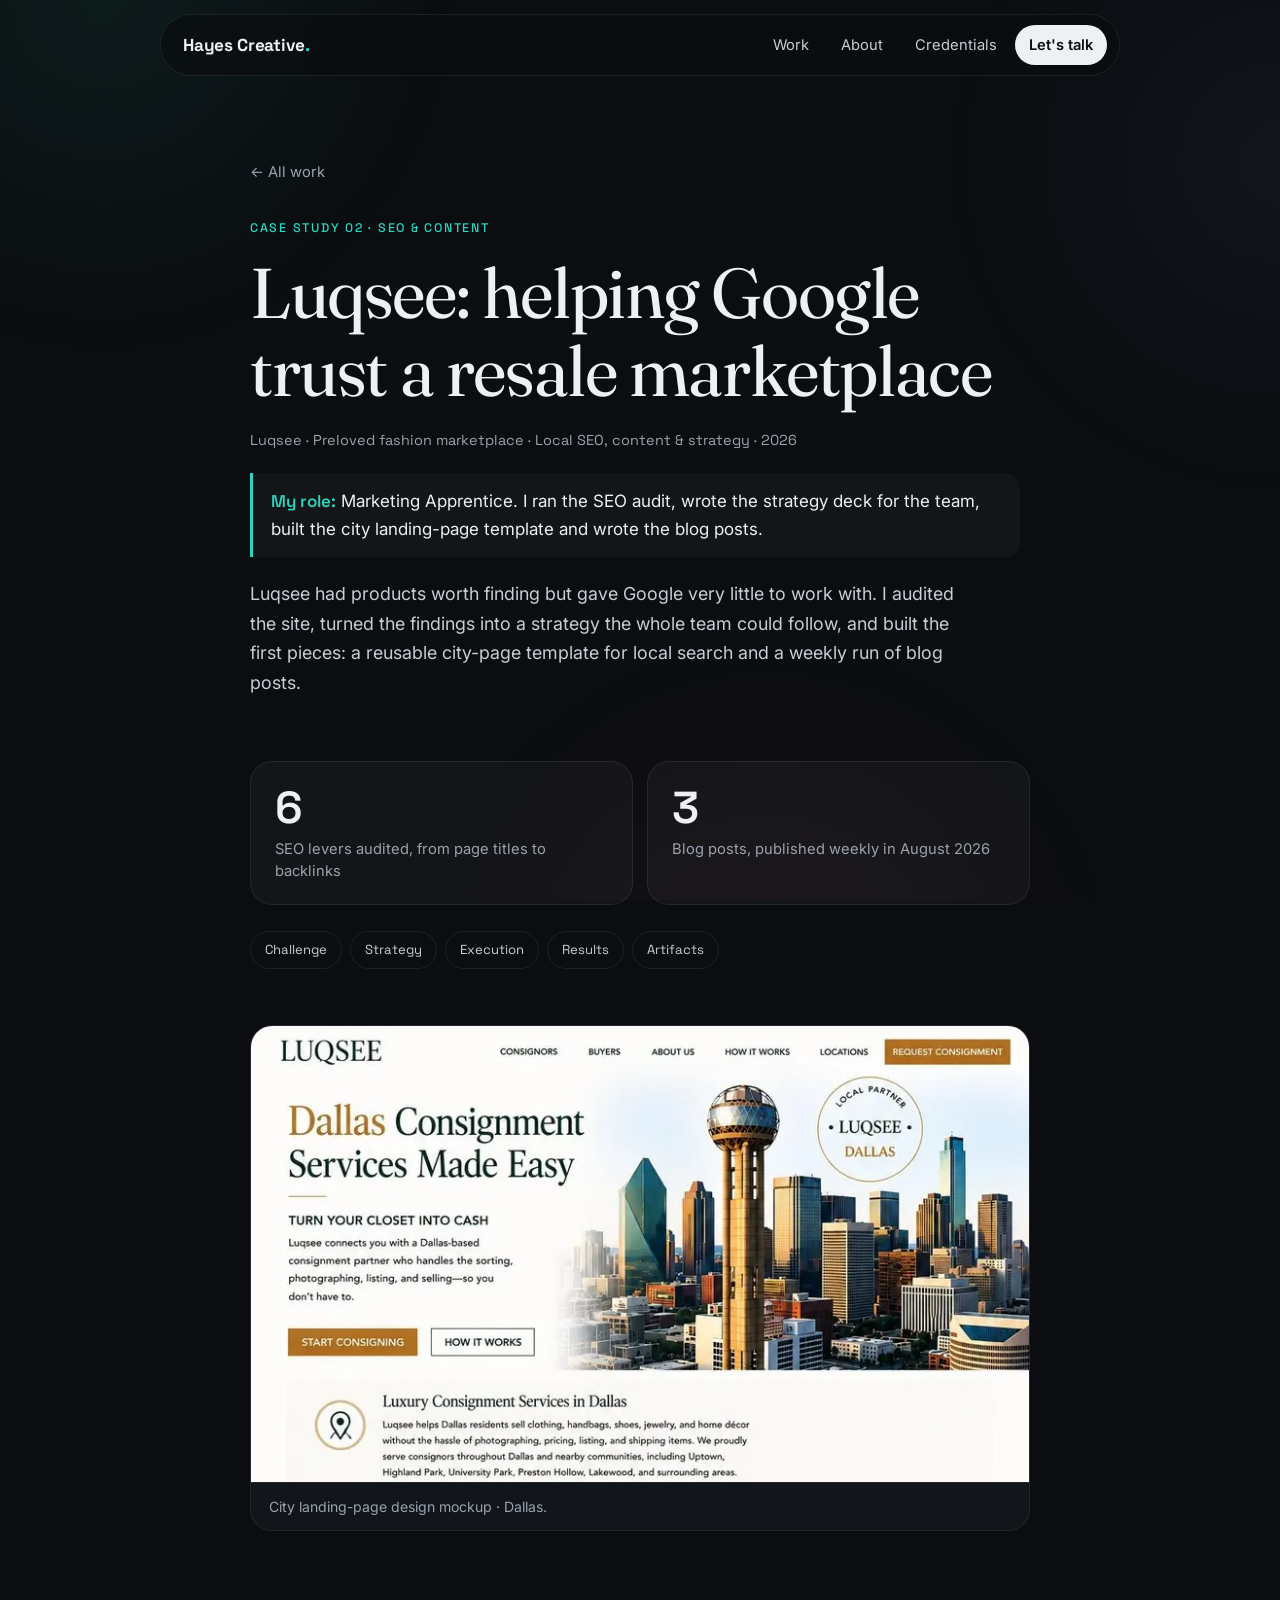
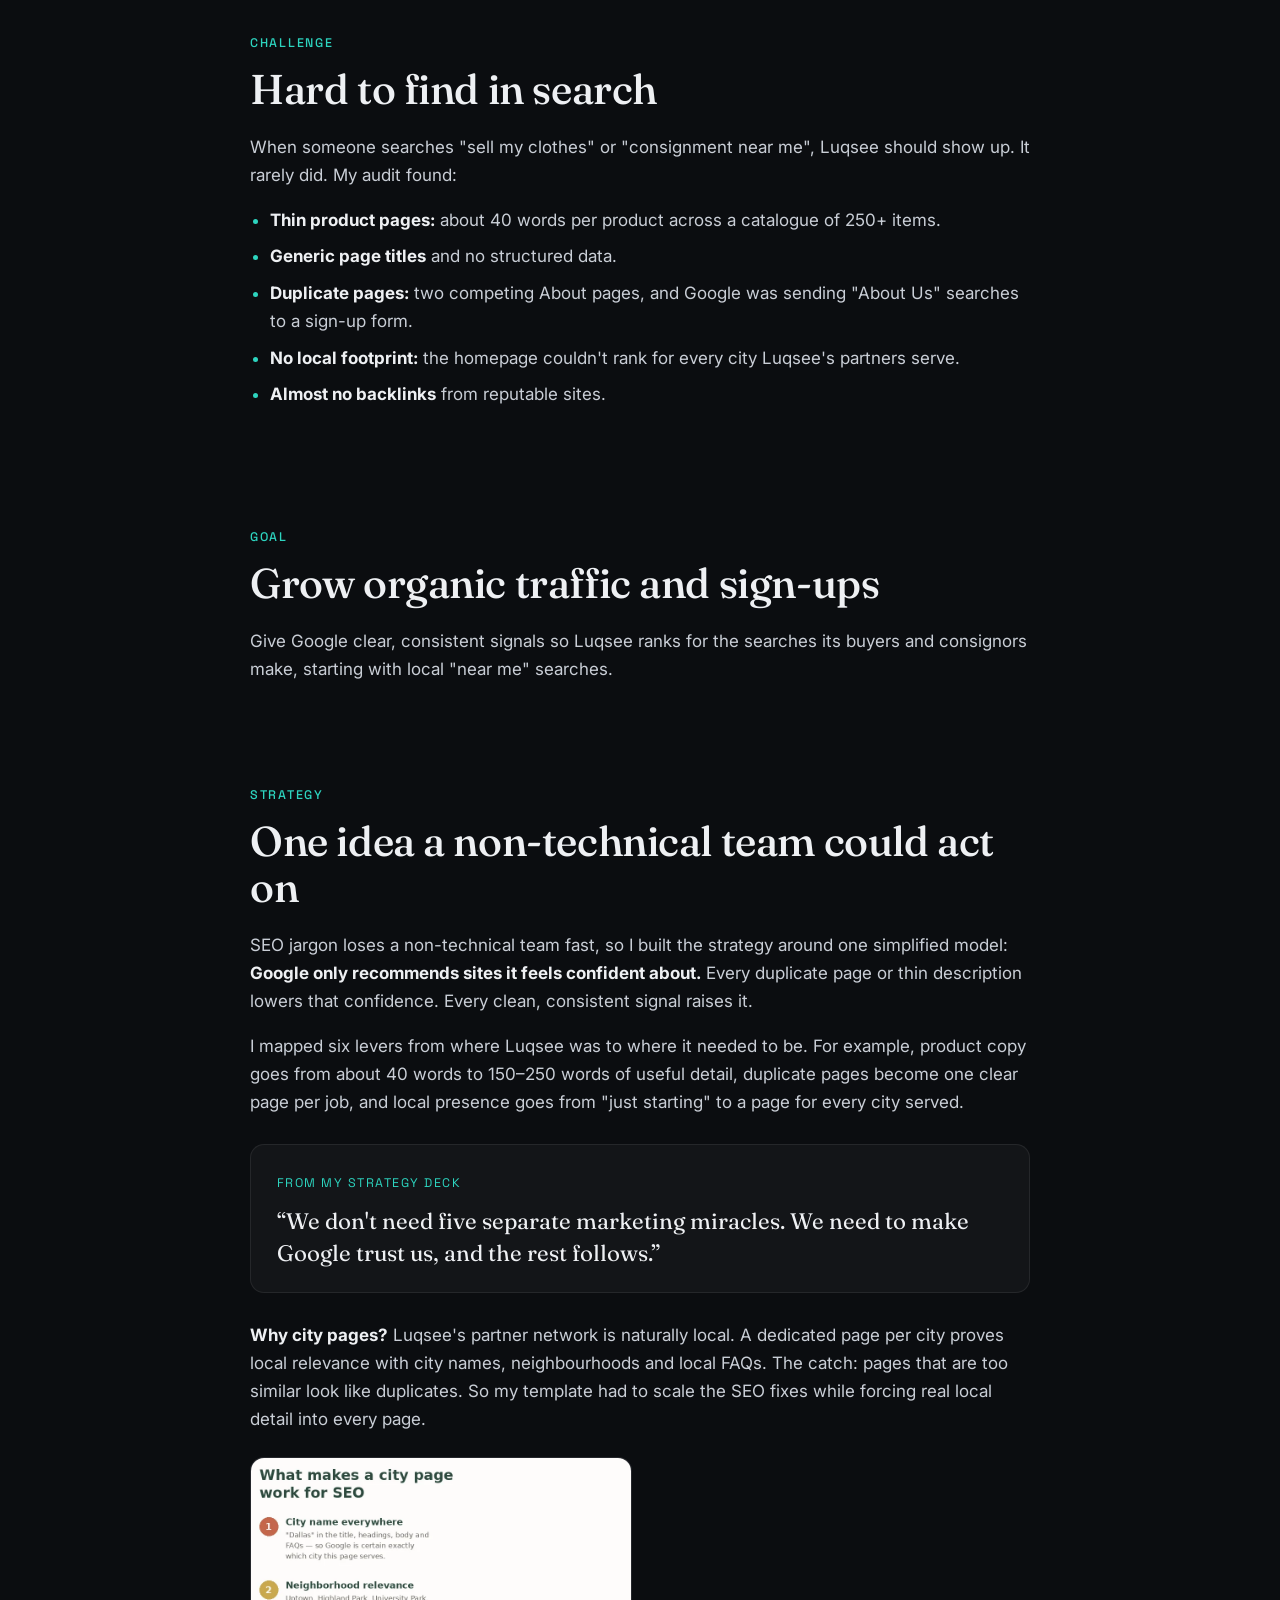
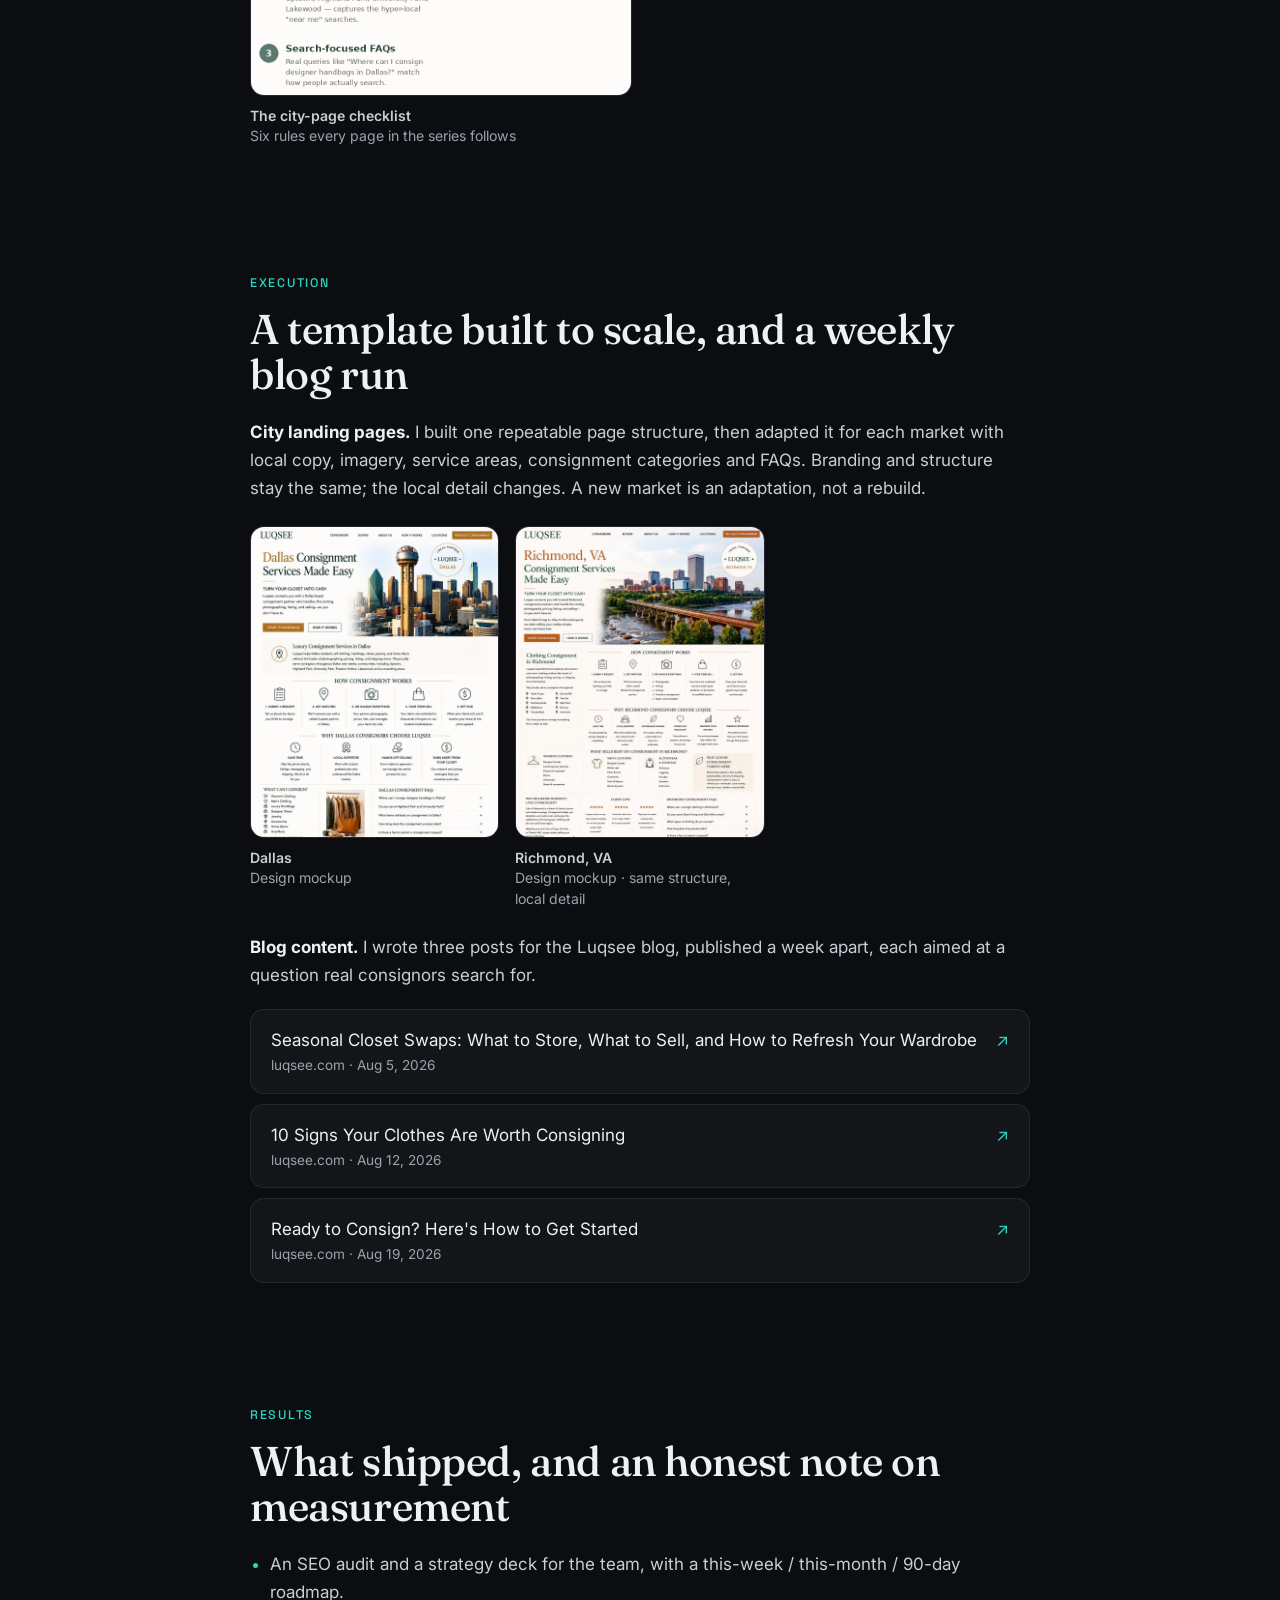
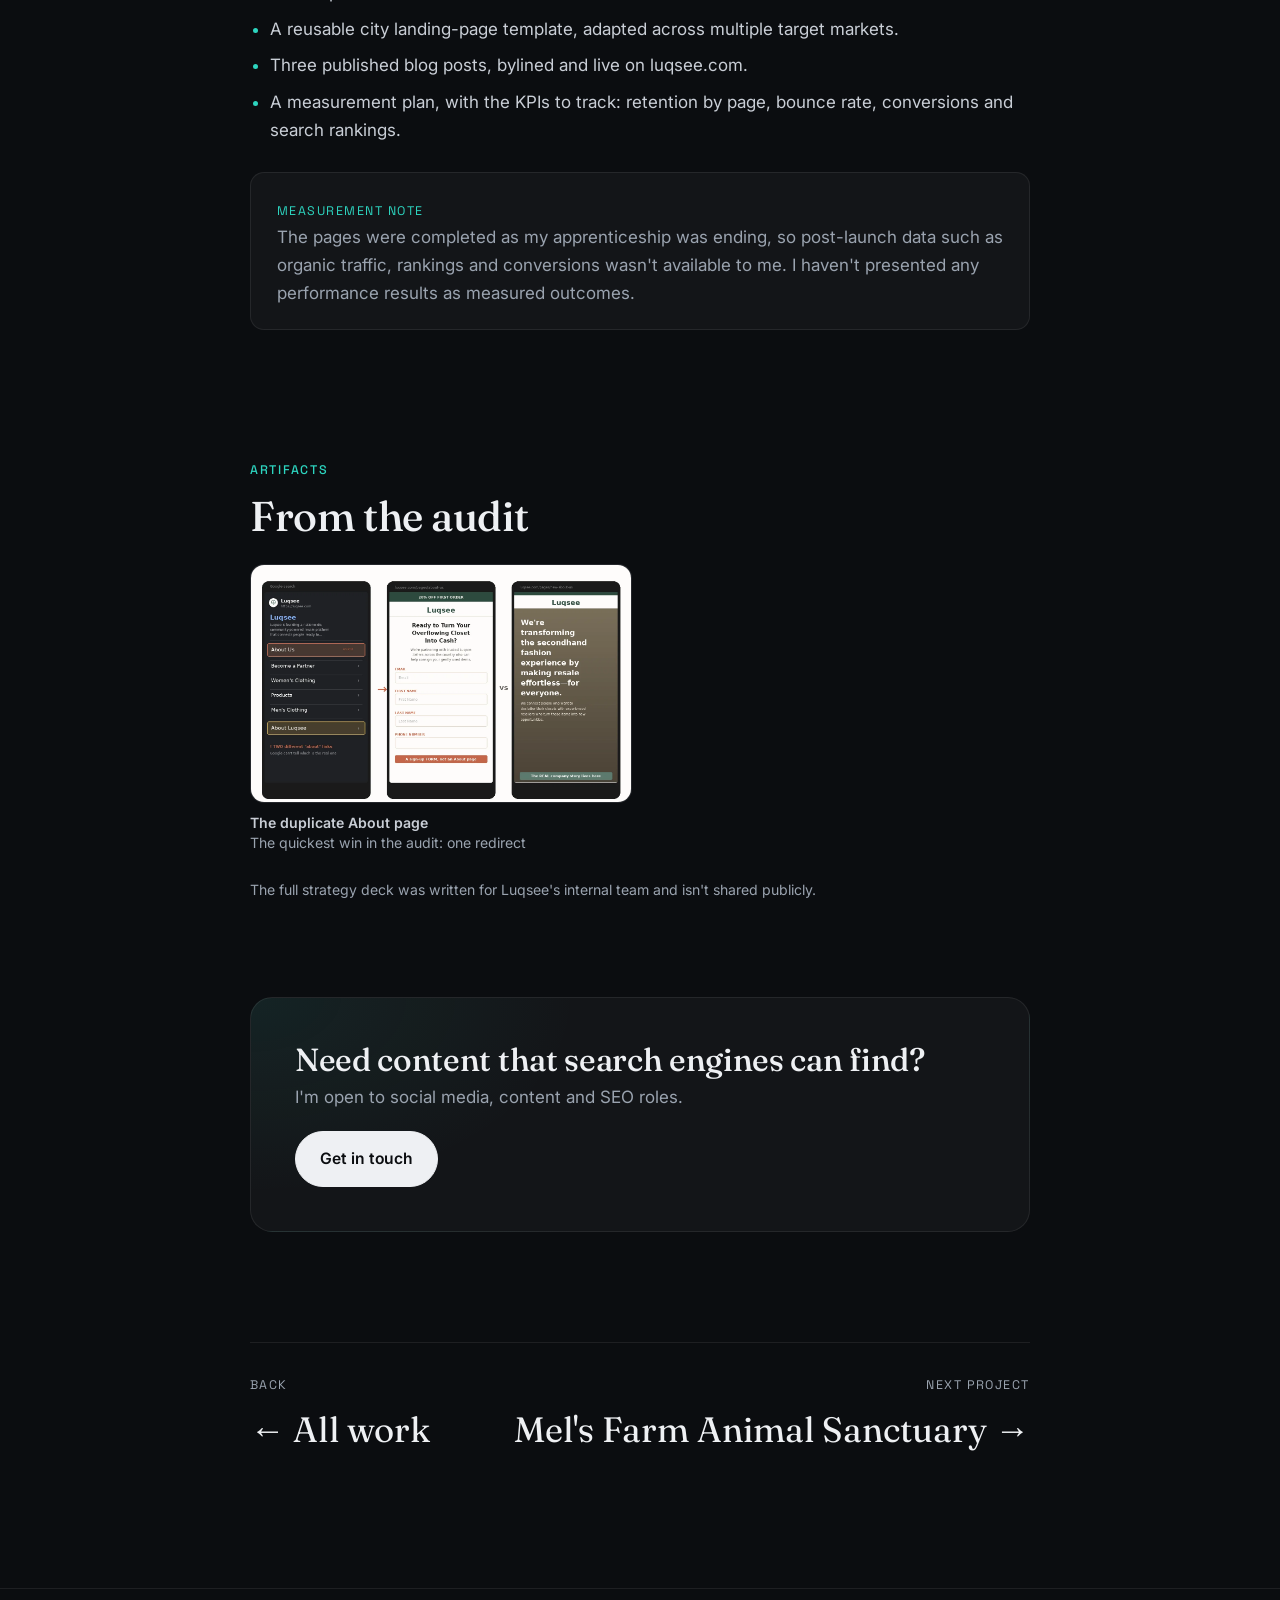
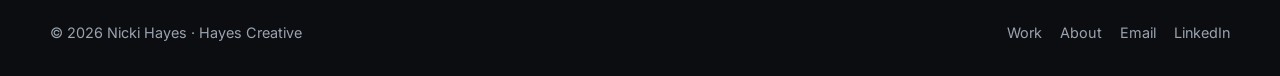
<file: work/luqsee.html>
<!DOCTYPE html>
<html lang="en">
<head>
  <meta charset="utf-8">
  <meta name="viewport" content="width=device-width, initial-scale=1">
  <title>Luqsee case study — Nicki Hayes</title>
  <meta name="description" content="Nicki Hayes audited a preloved fashion marketplace's SEO, wrote the strategy, built a reusable city landing-page template for local search and wrote blog content.">
  <meta name="author" content="Nicki Hayes">

  <link rel="canonical" href="https://laird777.github.io/hayes-creative/work/luqsee.html">
  <meta property="og:url" content="https://laird777.github.io/hayes-creative/work/luqsee.html">
  <meta property="og:type" content="article">
  <meta property="og:site_name" content="Hayes Creative">
  <meta property="og:title" content="Luqsee case study — Nicki Hayes">
  <meta property="og:description" content="SEO audit and strategy, scalable local city pages and blog content for a preloved fashion marketplace.">
  <meta property="og:image" content="https://laird777.github.io/hayes-creative/assets/img/card-luqsee.webp">
  <meta property="og:image:width" content="800">
  <meta property="og:image:height" content="500">
  <meta property="og:image:alt" content="Luqsee Dallas city landing page design">
  <meta name="twitter:card" content="summary_large_image">

  <link rel="icon" href="../assets/favicon.svg" type="image/svg+xml">
  <link rel="preconnect" href="https://fonts.googleapis.com">
  <link rel="preconnect" href="https://fonts.gstatic.com" crossorigin>
  <link rel="stylesheet" href="https://fonts.googleapis.com/css2?family=Fraunces:ital,opsz,wght@0,144,400..500;1,144,500&amp;family=Inter:wght@400..600&amp;family=Space+Grotesk:wght@500..700&amp;display=swap">
  <link rel="stylesheet" href="../assets/site.css">
</head>
<body>
  <a class="skip-link" href="#main">Skip to content</a>

  <nav class="nav" aria-label="Main">
    <a class="logo" href="../index.html" aria-label="Hayes Creative — home">Hayes Creative<span>.</span></a>
    <button class="nav__toggle" type="button" aria-expanded="false" aria-controls="nav-links" aria-label="Menu">
      <svg viewBox="0 0 20 20" aria-hidden="true"><path d="M2 5h16M2 10h16M2 15h16" stroke="currentColor" stroke-width="1.8" stroke-linecap="round"/></svg>
    </button>
    <ul class="nav__links" id="nav-links">
      <li><a href="../index.html#work">Work</a></li>
      <li><a href="../index.html#about">About</a></li>
      <li><a href="../index.html#credentials">Credentials</a></li>
      <li><a class="is-cta" href="../index.html#contact">Let's talk</a></li>
    </ul>
  </nav>

  <main id="main" class="wrap--narrow">
    <header class="case-hero">
      <a class="back-link" href="../index.html#work">← All work</a>
      <span class="kicker">Case study 02 · SEO &amp; content</span>
      <h1>Luqsee: helping Google trust a resale marketplace</h1>
      <p class="case-meta">Luqsee · Preloved fashion marketplace · Local SEO, content &amp; strategy · 2026</p>
      <p class="case-role"><strong>My role:</strong> Marketing Apprentice. I ran the SEO audit, wrote the strategy deck for the team, built the city landing-page template and wrote the blog posts.</p>
      <p class="case-summary">Luqsee had products worth finding but gave Google very little to work with. I audited the site, turned the findings into a strategy the whole team could follow, and built the first pieces: a reusable city-page template for local search and a weekly run of blog posts.</p>

      <div class="stats">
        <div class="stat">
          <span class="stat__num">6</span>
          <span class="stat__label">SEO levers audited, from page titles to backlinks</span>
        </div>
        <div class="stat">
          <span class="stat__num">3</span>
          <span class="stat__label">Blog posts, published weekly in August 2026</span>
        </div>
      </div>

      <ul class="jump" aria-label="On this page">
        <li><a href="#challenge">Challenge</a></li>
        <li><a href="#strategy">Strategy</a></li>
        <li><a href="#execution">Execution</a></li>
        <li><a href="#results">Results</a></li>
        <li><a href="#artifacts">Artifacts</a></li>
      </ul>

      <figure class="case-hero__visual">
        <img src="../assets/img/card-luqsee.webp" width="800" height="469" alt="Luqsee Dallas city landing page design: Dallas Consignment Services Made Easy, with the Dallas skyline">
        <figcaption>City landing-page design mockup · Dallas.</figcaption>
      </figure>
    </header>

    <section class="case-section reveal" id="challenge">
      <span class="kicker">Challenge</span>
      <h2>Hard to find in search</h2>
      <div class="prose">
        <p>When someone searches "sell my clothes" or "consignment near me", Luqsee should show up. It rarely did. My audit found:</p>
        <ul>
          <li><strong>Thin product pages:</strong> about 40 words per product across a catalogue of 250+ items.</li>
          <li><strong>Generic page titles</strong> and no structured data.</li>
          <li><strong>Duplicate pages:</strong> two competing About pages, and Google was sending "About Us" searches to a sign-up form.</li>
          <li><strong>No local footprint:</strong> the homepage couldn't rank for every city Luqsee's partners serve.</li>
          <li><strong>Almost no backlinks</strong> from reputable sites.</li>
        </ul>
      </div>
    </section>

    <section class="case-section reveal" id="goal">
      <span class="kicker">Goal</span>
      <h2>Grow organic traffic and sign-ups</h2>
      <div class="prose">
        <p>Give Google clear, consistent signals so Luqsee ranks for the searches its buyers and consignors make, starting with local "near me" searches.</p>
      </div>
    </section>

    <section class="case-section reveal" id="strategy">
      <span class="kicker">Strategy</span>
      <h2>One idea a non-technical team could act on</h2>
      <div class="prose">
        <p>SEO jargon loses a non-technical team fast, so I built the strategy around one simplified model: <strong>Google only recommends sites it feels confident about.</strong> Every duplicate page or thin description lowers that confidence. Every clean, consistent signal raises it.</p>
        <p>I mapped six levers from where Luqsee was to where it needed to be. For example, product copy goes from about 40 words to 150–250 words of useful detail, duplicate pages become one clear page per job, and local presence goes from "just starting" to a page for every city served.</p>
      </div>

      <div class="excerpt">
        <span class="excerpt__label">From my strategy deck</span>
        <blockquote>“We don't need five separate marketing miracles. We need to make Google trust us, and the rest follows.”</blockquote>
      </div>

      <div class="prose">
        <p><strong>Why city pages?</strong> Luqsee's partner network is naturally local. A dedicated page per city proves local relevance with city names, neighbourhoods and local FAQs. The catch: pages that are too similar look like duplicates. So my template had to scale the SEO fixes while forcing real local detail into every page.</p>
      </div>

      <ul class="gallery gallery--wide">
        <li><figure>
          <button type="button" data-lightbox="luqsee-strategy" data-caption="The six on-page elements every city page follows: city name, neighbourhood relevance, search-focused FAQs, links to other cities, natural local keywords, premium design">
            <img src="../assets/img/luqsee-city-page-seo-checklist.webp" width="900" height="1400" loading="lazy" alt="Checklist graphic: what makes a city page work for SEO, six elements">
          </button>
          <figcaption><strong>The city-page checklist</strong>Six rules every page in the series follows</figcaption>
        </figure></li>
      </ul>
    </section>

    <section class="case-section reveal" id="execution">
      <span class="kicker">Execution</span>
      <h2>A template built to scale, and a weekly blog run</h2>
      <div class="prose">
        <p><strong>City landing pages.</strong> I built one repeatable page structure, then adapted it for each market with local copy, imagery, service areas, consignment categories and FAQs. Branding and structure stay the same; the local detail changes. A new market is an adaptation, not a rebuild.</p>
      </div>

      <ul class="gallery">
        <li><figure>
          <button type="button" data-lightbox="luqsee-pages" data-caption="City landing-page design mockup · Dallas">
            <img src="../assets/img/luqsee-city-page-dallas.webp" width="1024" height="1536" loading="lazy" alt="Full Luqsee Dallas city landing page design">
          </button>
          <figcaption><strong>Dallas</strong>Design mockup</figcaption>
        </figure></li>
        <li><figure>
          <button type="button" data-lightbox="luqsee-pages" data-caption="Same template, new market · Richmond, VA city landing-page design mockup">
            <img src="../assets/img/luqsee-city-page-richmond.webp" width="1024" height="1536" loading="lazy" alt="Luqsee city landing page design for Richmond, Virginia">
          </button>
          <figcaption><strong>Richmond, VA</strong>Design mockup · same structure, local detail</figcaption>
        </figure></li>
      </ul>

      <div class="prose">
        <p><strong>Blog content.</strong> I wrote three posts for the Luqsee blog, published a week apart, each aimed at a question real consignors search for.</p>
      </div>
      <ul class="link-list">
        <li><a href="https://luqsee.com/blogs/blog/seasonal-closet-swaps-what-to-store-what-to-sell-and-how-to-refresh-your-wardrobe" target="_blank" rel="noopener">
          <span>Seasonal Closet Swaps: What to Store, What to Sell, and How to Refresh Your Wardrobe<small>luqsee.com · Aug 5, 2026</small></span>
        </a></li>
        <li><a href="https://luqsee.com/blogs/blog/10-signs-your-clothes-are-worth-consigning" target="_blank" rel="noopener">
          <span>10 Signs Your Clothes Are Worth Consigning<small>luqsee.com · Aug 12, 2026</small></span>
        </a></li>
        <li><a href="https://luqsee.com/blogs/blog/ready-to-consign-heres-how-to-get-started" target="_blank" rel="noopener">
          <span>Ready to Consign? Here's How to Get Started<small>luqsee.com · Aug 19, 2026</small></span>
        </a></li>
      </ul>

    </section>

    <section class="case-section reveal" id="results">
      <span class="kicker">Results</span>
      <h2>What shipped, and an honest note on measurement</h2>
      <div class="prose">
        <ul>
          <li>An SEO audit and a strategy deck for the team, with a this-week / this-month / 90-day roadmap.</li>
          <li>A reusable city landing-page template, adapted across multiple target markets.</li>
          <li>Three published blog posts, bylined and live on luqsee.com.</li>
          <li>A measurement plan, with the KPIs to track: retention by page, bounce rate, conversions and search rankings.</li>
        </ul>
      </div>
      <div class="excerpt">
        <span class="excerpt__label">Measurement note</span>
        <p class="muted">The pages were completed as my apprenticeship was ending, so post-launch data such as organic traffic, rankings and conversions wasn't available to me. I haven't presented any performance results as measured outcomes.</p>
      </div>
    </section>

    <section class="case-section reveal" id="artifacts">
      <span class="kicker">Artifacts</span>
      <h2>From the audit</h2>
      <ul class="gallery gallery--wide">
        <li><figure>
          <button type="button" data-lightbox="luqsee-artifacts" data-caption="Audit finding · Two versions of the About page split Google's trust, and search was sending About Us clicks to a sign-up form. Fix: one redirect.">
            <img src="../assets/img/luqsee-about-page-duplicate-diagram.webp" width="1400" height="920" loading="lazy" alt="Diagram of three phone screens showing the duplicate About page problem">
          </button>
          <figcaption><strong>The duplicate About page</strong>The quickest win in the audit: one redirect</figcaption>
        </figure></li>
      </ul>
      <p class="ba-note">The full strategy deck was written for Luqsee's internal team and isn't shared publicly.</p>
    </section>

    <div class="cta-band reveal">
      <div>
        <h2>Need content that search engines can find?</h2>
        <p>I'm open to social media, content and SEO roles.</p>
      </div>
      <a class="btn btn--primary" href="mailto:nickihayes20@gmail.com">Get in touch</a>
    </div>

    <nav class="case-next" aria-label="More work">
      <a href="../index.html#work"><span class="case-next__label">Back</span><span class="case-next__title">← All work</span></a>
      <a class="case-next__fwd" href="animal-shelter.html"><span class="case-next__label">Next project</span><span class="case-next__title">Mel's Farm Animal Sanctuary →</span></a>
    </nav>
  </main>

  <footer class="footer">
    <div class="wrap">
      <span>© <span data-year>2026</span> Nicki Hayes · Hayes Creative</span>
      <nav aria-label="Footer">
        <a href="../index.html#work">Work</a>
        <a href="../index.html#about">About</a>
        <a href="mailto:nickihayes20@gmail.com">Email</a>
        <a href="https://www.linkedin.com/in/nicki-hayes-55327672" target="_blank" rel="noopener">LinkedIn</a>
      </nav>
    </div>
  </footer>

  <script src="../assets/site.js"></script>
</body>
</html>
</file>
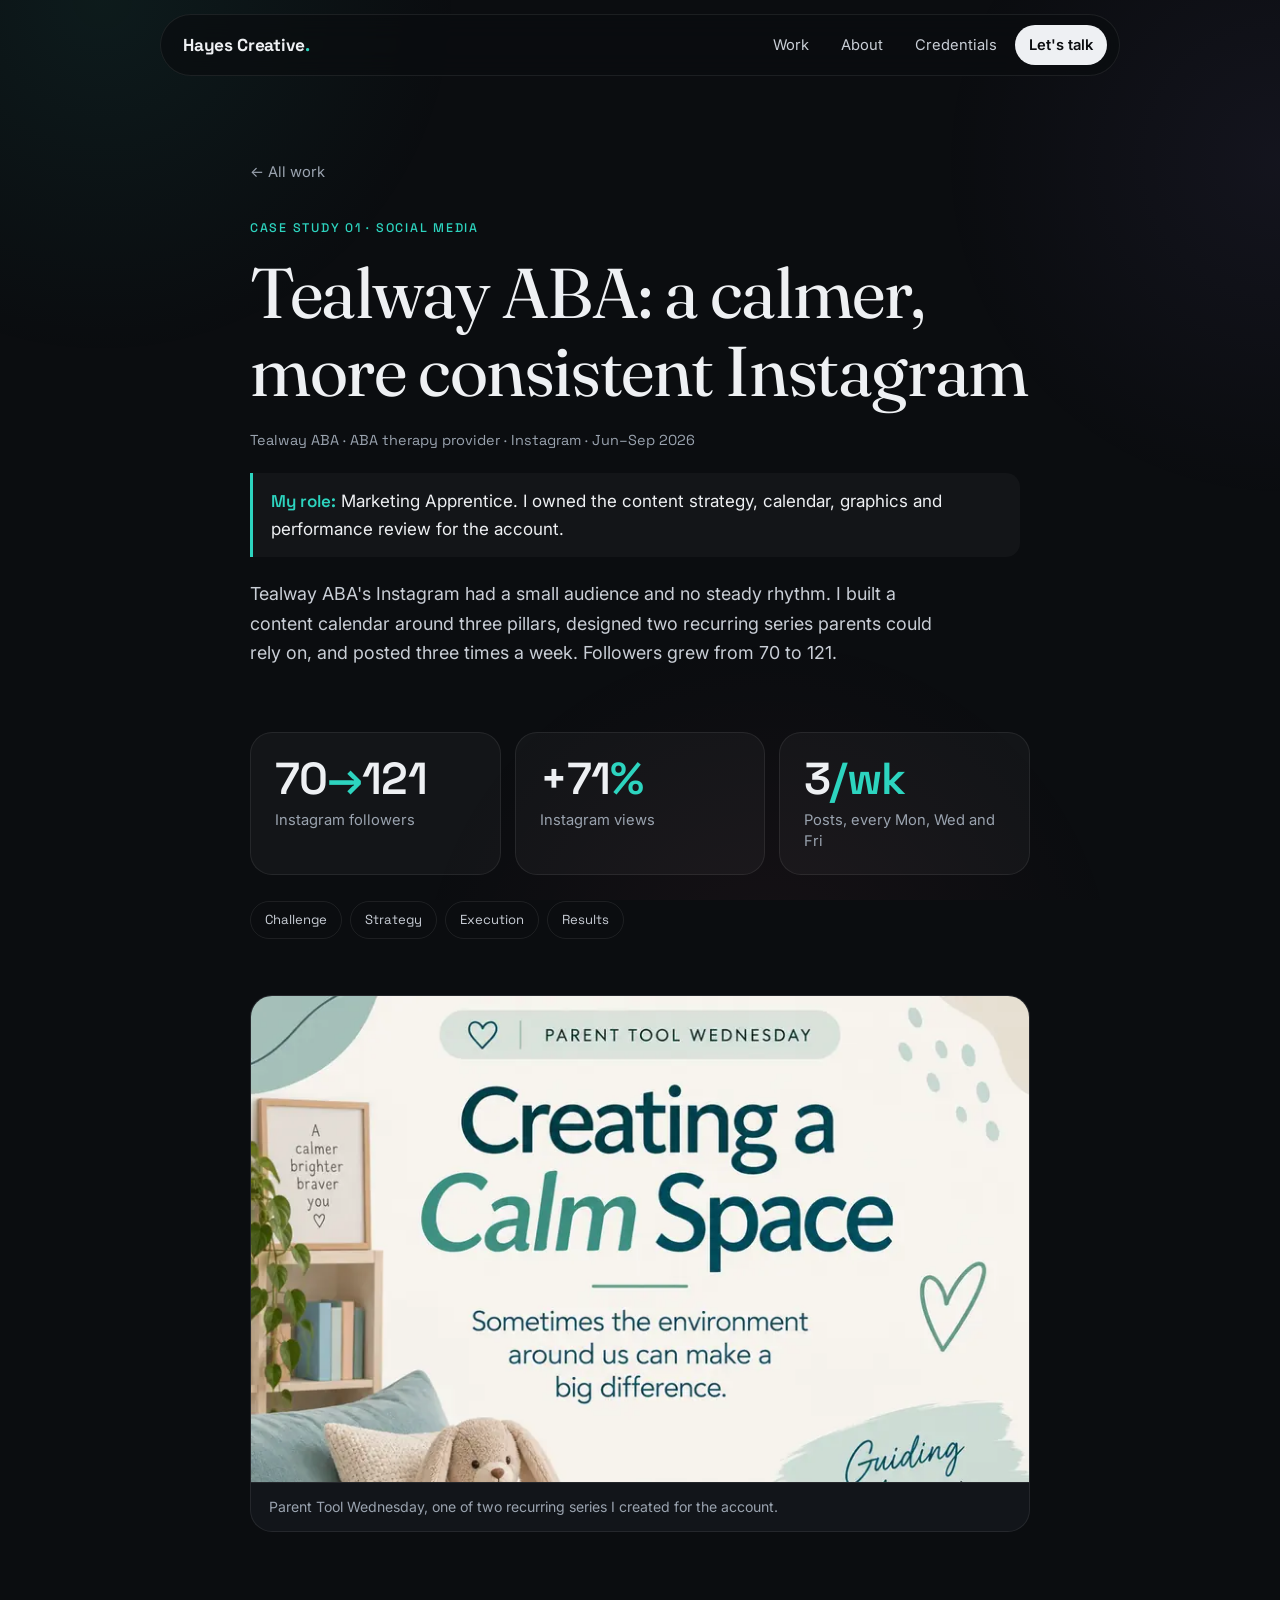
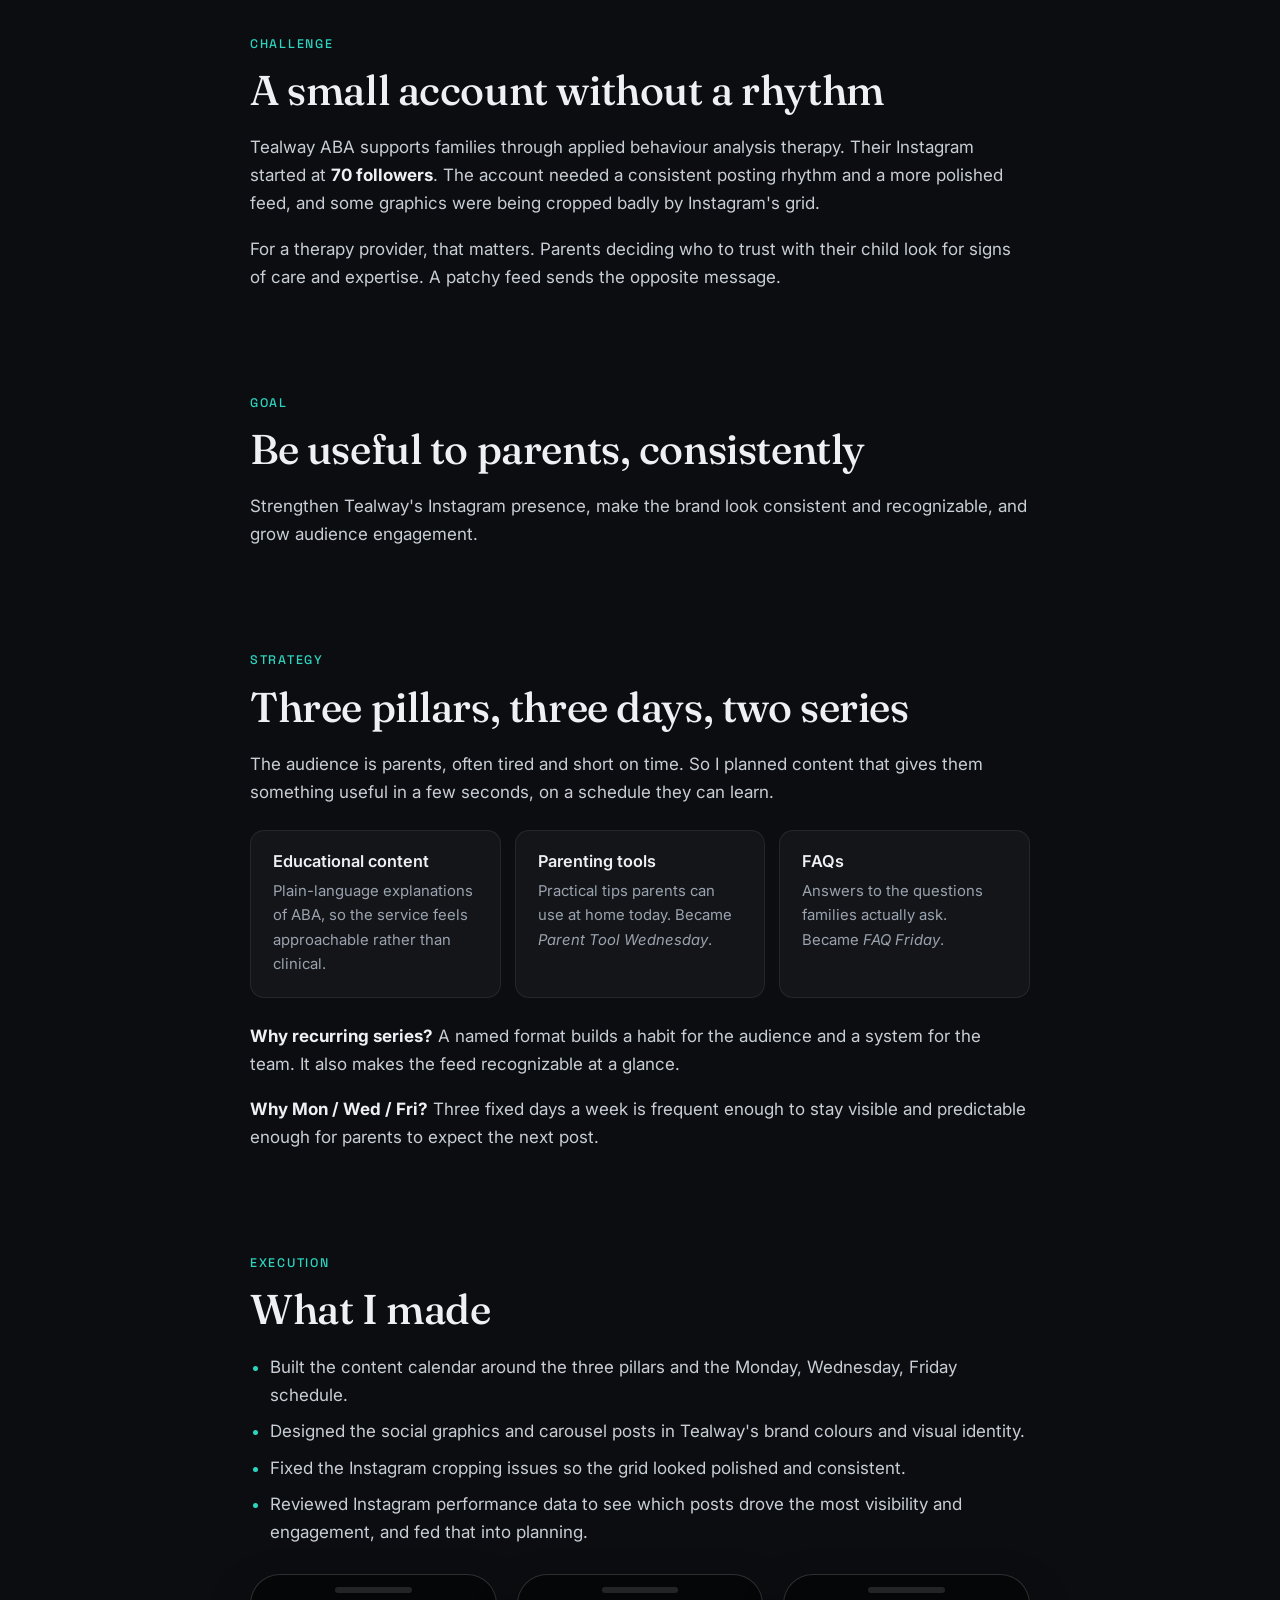
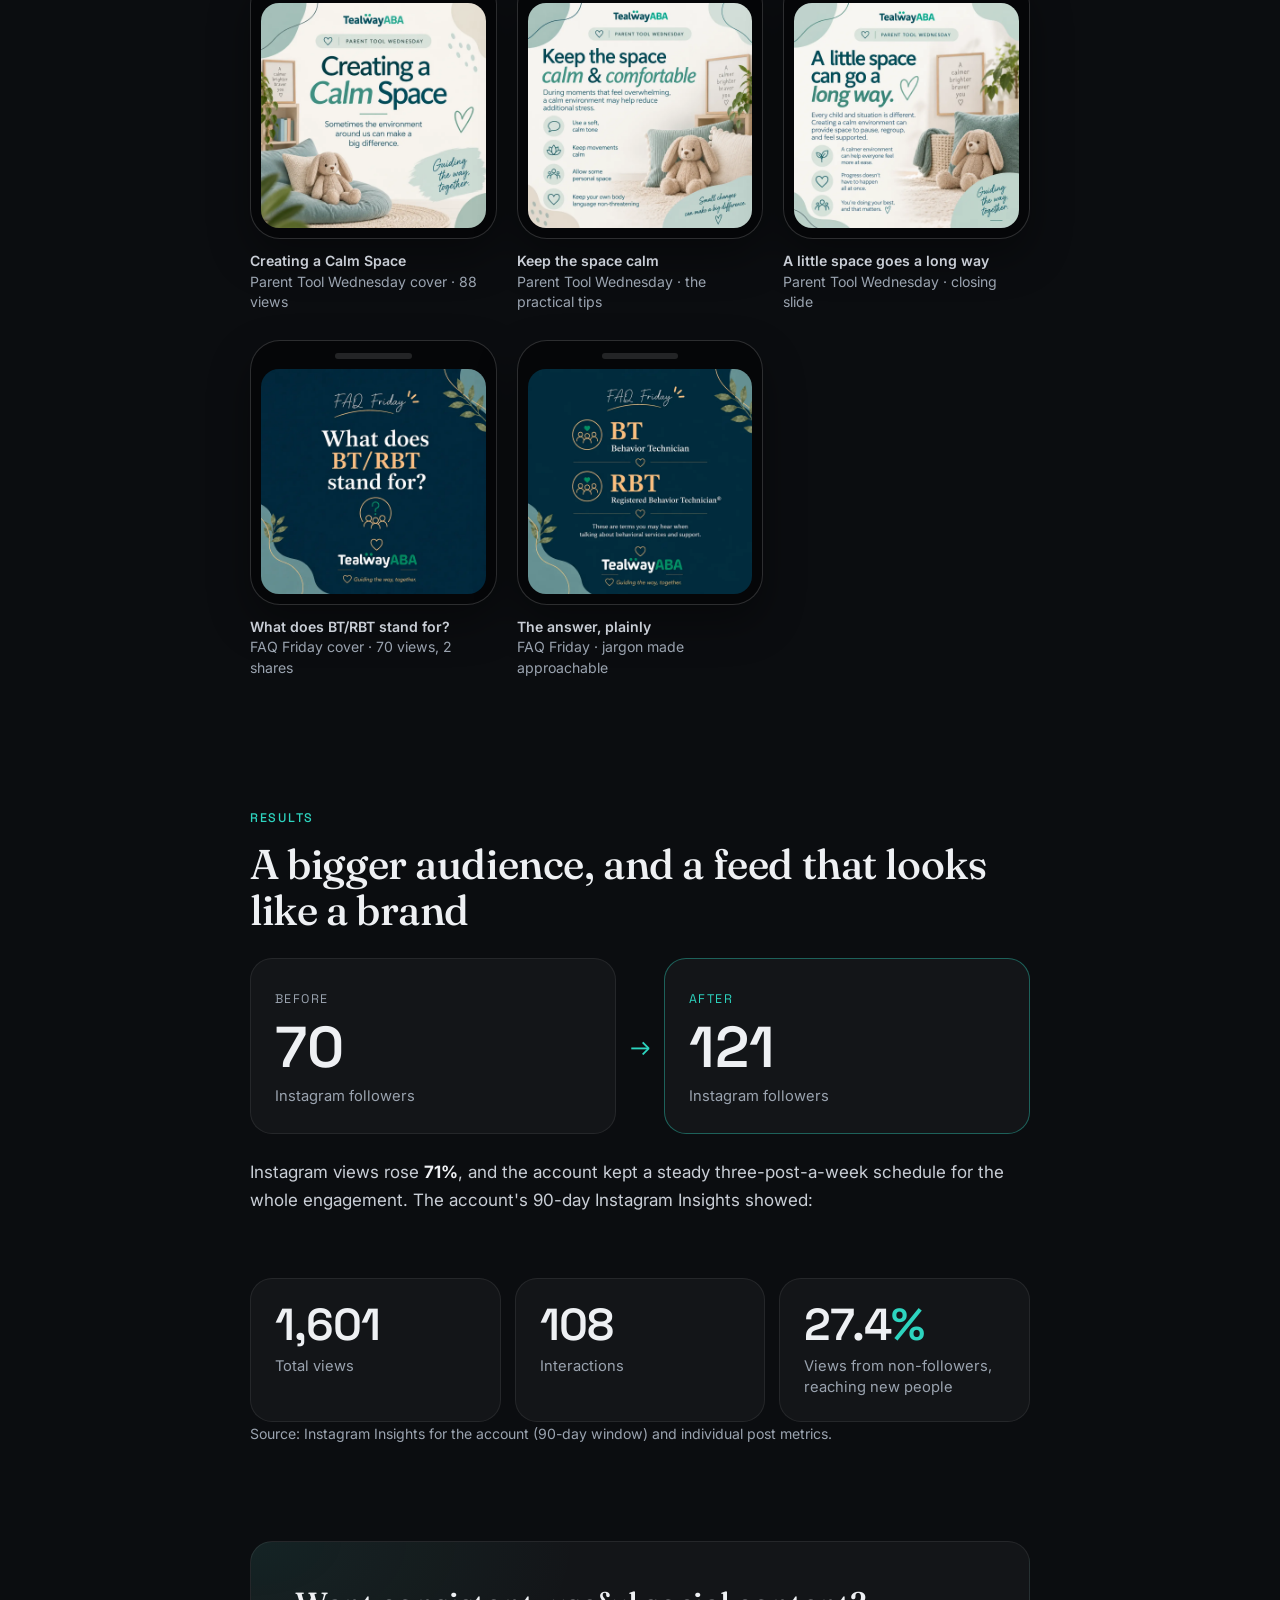
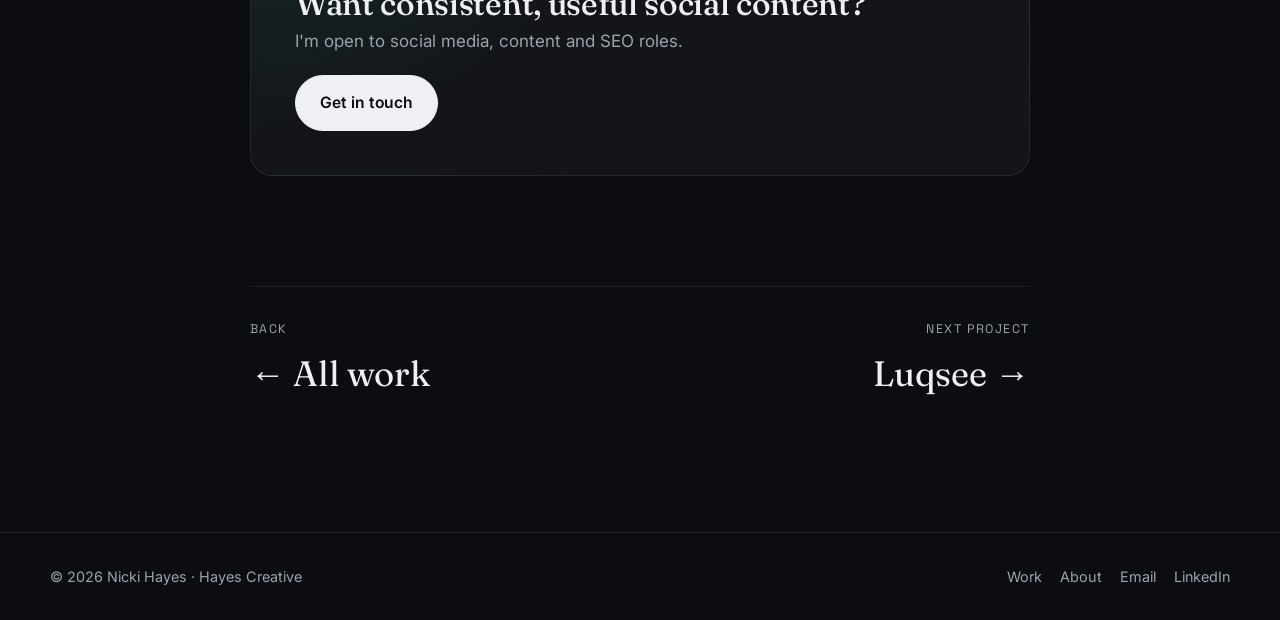
<file: work/teal-way.html>
<!DOCTYPE html>
<html lang="en">
<head>
  <meta charset="utf-8">
  <meta name="viewport" content="width=device-width, initial-scale=1">
  <title>Tealway ABA case study — Nicki Hayes</title>
  <meta name="description" content="How Nicki Hayes grew Tealway ABA's Instagram from 70 to 121 followers with a three-pillar content calendar and branded recurring series.">
  <meta name="author" content="Nicki Hayes">

  <link rel="canonical" href="https://laird777.github.io/hayes-creative/work/teal-way.html">
  <meta property="og:url" content="https://laird777.github.io/hayes-creative/work/teal-way.html">
  <meta property="og:type" content="article">
  <meta property="og:site_name" content="Hayes Creative">
  <meta property="og:title" content="Tealway ABA case study — Nicki Hayes">
  <meta property="og:description" content="90 days of Instagram for an ABA therapy provider: 70 → 121 followers and +71% views.">
  <meta property="og:image" content="https://laird777.github.io/hayes-creative/assets/img/card-tealway.webp">
  <meta property="og:image:width" content="800">
  <meta property="og:image:height" content="500">
  <meta property="og:image:alt" content="Tealway ABA Parent Tool Wednesday post: Creating a Calm Space">
  <meta name="twitter:card" content="summary_large_image">

  <link rel="icon" href="../assets/favicon.svg" type="image/svg+xml">
  <link rel="preconnect" href="https://fonts.googleapis.com">
  <link rel="preconnect" href="https://fonts.gstatic.com" crossorigin>
  <link rel="stylesheet" href="https://fonts.googleapis.com/css2?family=Fraunces:ital,opsz,wght@0,144,400..500;1,144,500&amp;family=Inter:wght@400..600&amp;family=Space+Grotesk:wght@500..700&amp;display=swap">
  <link rel="stylesheet" href="../assets/site.css">
</head>
<body>
  <a class="skip-link" href="#main">Skip to content</a>

  <nav class="nav" aria-label="Main">
    <a class="logo" href="../index.html" aria-label="Hayes Creative — home">Hayes Creative<span>.</span></a>
    <button class="nav__toggle" type="button" aria-expanded="false" aria-controls="nav-links" aria-label="Menu">
      <svg viewBox="0 0 20 20" aria-hidden="true"><path d="M2 5h16M2 10h16M2 15h16" stroke="currentColor" stroke-width="1.8" stroke-linecap="round"/></svg>
    </button>
    <ul class="nav__links" id="nav-links">
      <li><a href="../index.html#work">Work</a></li>
      <li><a href="../index.html#about">About</a></li>
      <li><a href="../index.html#credentials">Credentials</a></li>
      <li><a class="is-cta" href="../index.html#contact">Let's talk</a></li>
    </ul>
  </nav>

  <main id="main" class="wrap--narrow">
    <header class="case-hero">
      <a class="back-link" href="../index.html#work">← All work</a>
      <span class="kicker">Case study 01 · Social media</span>
      <h1>Tealway ABA: a calmer, more consistent Instagram</h1>
      <p class="case-meta">Tealway ABA · ABA therapy provider · Instagram · Jun–Sep 2026</p>
      <p class="case-role"><strong>My role:</strong> Marketing Apprentice. I owned the content strategy, calendar, graphics and performance review for the account.</p>
      <p class="case-summary">Tealway ABA's Instagram had a small audience and no steady rhythm. I built a content calendar around three pillars, designed two recurring series parents could rely on, and posted three times a week. Followers grew from 70 to 121.</p>

      <div class="stats">
        <div class="stat">
          <span class="stat__num">70<span class="arrow">→</span>121</span>
          <span class="stat__label">Instagram followers</span>
        </div>
        <div class="stat">
          <span class="stat__num">+71<span class="unit">%</span></span>
          <span class="stat__label">Instagram views</span>
        </div>
        <div class="stat">
          <span class="stat__num">3<span class="unit">/wk</span></span>
          <span class="stat__label">Posts, every Mon, Wed and Fri</span>
        </div>
      </div>

      <ul class="jump" aria-label="On this page">
        <li><a href="#challenge">Challenge</a></li>
        <li><a href="#strategy">Strategy</a></li>
        <li><a href="#execution">Execution</a></li>
        <li><a href="#results">Results</a></li>
      </ul>

      <figure class="case-hero__visual">
        <img src="../assets/img/card-tealway.webp" width="800" height="500" alt="Tealway ABA Parent Tool Wednesday post titled Creating a Calm Space, with a soft teal nursery illustration">
        <figcaption>Parent Tool Wednesday, one of two recurring series I created for the account.</figcaption>
      </figure>
    </header>

    <section class="case-section reveal" id="challenge">
      <span class="kicker">Challenge</span>
      <h2>A small account without a rhythm</h2>
      <div class="prose">
        <p>Tealway ABA supports families through applied behaviour analysis therapy. Their Instagram started at <strong>70 followers</strong>. The account needed a consistent posting rhythm and a more polished feed, and some graphics were being cropped badly by Instagram's grid.</p>
        <p>For a therapy provider, that matters. Parents deciding who to trust with their child look for signs of care and expertise. A patchy feed sends the opposite message.</p>
      </div>
    </section>

    <section class="case-section reveal" id="goal">
      <span class="kicker">Goal</span>
      <h2>Be useful to parents, consistently</h2>
      <div class="prose">
        <p>Strengthen Tealway's Instagram presence, make the brand look consistent and recognizable, and grow audience engagement.</p>
      </div>
    </section>

    <section class="case-section reveal" id="strategy">
      <span class="kicker">Strategy</span>
      <h2>Three pillars, three days, two series</h2>
      <div class="prose">
        <p>The audience is parents, often tired and short on time. So I planned content that gives them something useful in a few seconds, on a schedule they can learn.</p>
      </div>
      <div class="pillars">
        <div class="pillar">
          <h3>Educational content</h3>
          <p>Plain-language explanations of ABA, so the service feels approachable rather than clinical.</p>
        </div>
        <div class="pillar">
          <h3>Parenting tools</h3>
          <p>Practical tips parents can use at home today. Became <em>Parent Tool Wednesday</em>.</p>
        </div>
        <div class="pillar">
          <h3>FAQs</h3>
          <p>Answers to the questions families actually ask. Became <em>FAQ Friday</em>.</p>
        </div>
      </div>
      <div class="prose">
        <p><strong>Why recurring series?</strong> A named format builds a habit for the audience and a system for the team. It also makes the feed recognizable at a glance.</p>
        <p><strong>Why Mon / Wed / Fri?</strong> Three fixed days a week is frequent enough to stay visible and predictable enough for parents to expect the next post.</p>
      </div>
    </section>

    <section class="case-section reveal" id="execution">
      <span class="kicker">Execution</span>
      <h2>What I made</h2>
      <div class="prose">
        <ul>
          <li>Built the content calendar around the three pillars and the Monday, Wednesday, Friday schedule.</li>
          <li>Designed the social graphics and carousel posts in Tealway's brand colours and visual identity.</li>
          <li>Fixed the Instagram cropping issues so the grid looked polished and consistent.</li>
          <li>Reviewed Instagram performance data to see which posts drove the most visibility and engagement, and fed that into planning.</li>
        </ul>
      </div>

      <ul class="phones">
        <li><figure>
          <button class="phone" type="button" data-lightbox="tealway" data-caption="Parent Tool Wednesday · “Creating a Calm Space” · 88 views">
            <img src="../assets/img/tealway-parent-tool-calm-space.webp" width="1000" height="1000" loading="lazy" alt="Instagram post: Creating a Calm Space. Sometimes the environment around us can make a big difference.">
          </button>
          <figcaption><strong>Creating a Calm Space</strong>Parent Tool Wednesday cover · 88 views</figcaption>
        </figure></li>
        <li><figure>
          <button class="phone" type="button" data-lightbox="tealway" data-caption="Parent Tool Wednesday · practical tips slide from the calm-space carousel">
            <img src="../assets/img/tealway-parent-tool-keep-space-calm.webp" width="1000" height="1000" loading="lazy" alt="Carousel slide with tips to keep a child's space calm and comfortable">
          </button>
          <figcaption><strong>Keep the space calm</strong>Parent Tool Wednesday · the practical tips</figcaption>
        </figure></li>
        <li><figure>
          <button class="phone" type="button" data-lightbox="tealway" data-caption="Parent Tool Wednesday · closing slide: “A little space can go a long way.”">
            <img src="../assets/img/tealway-parent-tool-little-space.webp" width="1000" height="1000" loading="lazy" alt="Carousel closing slide reading: A little space can go a long way">
          </button>
          <figcaption><strong>A little space goes a long way</strong>Parent Tool Wednesday · closing slide</figcaption>
        </figure></li>
        <li><figure>
          <button class="phone" type="button" data-lightbox="tealway" data-caption="FAQ Friday · “What does BT/RBT stand for?” · 70 views, 2 shares">
            <img src="../assets/img/tealway-faq-friday-bt-rbt-question.webp" width="1000" height="1000" loading="lazy" alt="FAQ Friday post asking: What does BT/RBT stand for?">
          </button>
          <figcaption><strong>What does BT/RBT stand for?</strong>FAQ Friday cover · 70 views, 2 shares</figcaption>
        </figure></li>
        <li><figure>
          <button class="phone" type="button" data-lightbox="tealway" data-caption="FAQ Friday · answer slide: Behavior Technician and Registered Behavior Technician, explained plainly">
            <img src="../assets/img/tealway-faq-friday-bt-rbt-answer.webp" width="1000" height="1000" loading="lazy" alt="FAQ Friday answer slide explaining BT, Behavior Technician, and RBT, Registered Behavior Technician">
          </button>
          <figcaption><strong>The answer, plainly</strong>FAQ Friday · jargon made approachable</figcaption>
        </figure></li>
      </ul>
    </section>

    <section class="case-section reveal" id="results">
      <span class="kicker">Results</span>
      <h2>A bigger audience, and a feed that looks like a brand</h2>

      <div class="ba">
        <div class="ba__side">
          <span class="ba__when">Before</span>
          <span class="ba__num">70</span>
          <span class="ba__label">Instagram followers</span>
        </div>
        <span class="ba__arrow" aria-hidden="true">→</span>
        <div class="ba__side ba__side--after">
          <span class="ba__when">After</span>
          <span class="ba__num">121</span>
          <span class="ba__label">Instagram followers</span>
        </div>
      </div>

      <div class="prose">
        <p>Instagram views rose <strong>71%</strong>, and the account kept a steady three-post-a-week schedule for the whole engagement. The account's 90-day Instagram Insights showed:</p>
      </div>
      <div class="stats">
        <div class="stat">
          <span class="stat__num">1,601</span>
          <span class="stat__label">Total views</span>
        </div>
        <div class="stat">
          <span class="stat__num">108</span>
          <span class="stat__label">Interactions</span>
        </div>
        <div class="stat">
          <span class="stat__num">27.4<span class="unit">%</span></span>
          <span class="stat__label">Views from non-followers, reaching new people</span>
        </div>
      </div>
      <p class="ba-note">Source: Instagram Insights for the account (90-day window) and individual post metrics.</p>
    </section>

    <div class="cta-band reveal">
      <div>
        <h2>Want consistent, useful social content?</h2>
        <p>I'm open to social media, content and SEO roles.</p>
      </div>
      <a class="btn btn--primary" href="mailto:nickihayes20@gmail.com">Get in touch</a>
    </div>

    <nav class="case-next" aria-label="More work">
      <a href="../index.html#work"><span class="case-next__label">Back</span><span class="case-next__title">← All work</span></a>
      <a class="case-next__fwd" href="luqsee.html"><span class="case-next__label">Next project</span><span class="case-next__title">Luqsee →</span></a>
    </nav>
  </main>

  <footer class="footer">
    <div class="wrap">
      <span>© <span data-year>2026</span> Nicki Hayes · Hayes Creative</span>
      <nav aria-label="Footer">
        <a href="../index.html#work">Work</a>
        <a href="../index.html#about">About</a>
        <a href="mailto:nickihayes20@gmail.com">Email</a>
        <a href="https://www.linkedin.com/in/nicki-hayes-55327672" target="_blank" rel="noopener">LinkedIn</a>
      </nav>
    </div>
  </footer>

  <script src="../assets/site.js"></script>
</body>
</html>
</file>
<file: assets/site.css>
/* ==========================================================================
   Hayes Creative — site styles
   Structure: tokens → base → layout → components (one block each) → utilities
   ========================================================================== */

/* ---------- Tokens ---------- */
:root {
  --bg: #0b0d10;
  --bg-raised: #12151a;
  --card: rgba(255, 255, 255, .035);
  --card-hover: rgba(255, 255, 255, .055);
  --line: rgba(255, 255, 255, .08);
  --line-strong: rgba(255, 255, 255, .16);

  --text: #eef0f3;
  --text-soft: #c9ced6;
  --muted: #9aa3af;          /* 7.6:1 on --bg */

  --teal: #2dd4bf;
  --violet: #a78bfa;
  --coral: #fb7185;
  --accent: linear-gradient(100deg, var(--teal), var(--violet) 55%, var(--coral));

  --font-display: "Fraunces", Georgia, "Times New Roman", serif;
  --font-body: "Inter", system-ui, -apple-system, "Segoe UI", Roboto, sans-serif;
  --font-mono: "Space Grotesk", "Inter", system-ui, sans-serif;

  --radius: 22px;
  --radius-sm: 14px;
  --wrap: 1180px;
  --gutter: clamp(20px, 4vw, 40px);
  --section: clamp(72px, 10vw, 128px);

  --ease: cubic-bezier(.2, .7, .2, 1);
}

/* ---------- Base ---------- */
*, *::before, *::after { box-sizing: border-box; }

html { scroll-behavior: smooth; -webkit-text-size-adjust: 100%; }

body {
  margin: 0;
  background: var(--bg);
  color: var(--text);
  font-family: var(--font-body);
  font-size: 17px;
  line-height: 1.65;
  -webkit-font-smoothing: antialiased;
  overflow-x: hidden;
}

/* Faint fixed glows behind content */
body::before {
  content: "";
  position: fixed;
  inset: 0;
  z-index: -1;
  pointer-events: none;
  background:
    radial-gradient(40vw 40vw at 8% 0%, rgba(45, 212, 191, .07), transparent 70%),
    radial-gradient(38vw 38vw at 100% 18%, rgba(167, 139, 250, .06), transparent 70%),
    radial-gradient(40vw 40vw at 60% 110%, rgba(251, 113, 133, .05), transparent 70%);
}

img { max-width: 100%; height: auto; display: block; }

a { color: inherit; }

h1, h2, h3 { margin: 0; font-weight: 500; line-height: 1.1; letter-spacing: -.01em; }
h1, h2 { font-family: var(--font-display); }
h3 { font-family: var(--font-body); font-weight: 600; font-size: 1.15rem; letter-spacing: 0; line-height: 1.3; }
p { margin: 0 0 1em; }
p:last-child { margin-bottom: 0; }

:focus-visible {
  outline: 2px solid var(--teal);
  outline-offset: 3px;
  border-radius: 6px;
}

.skip-link {
  position: absolute;
  left: 16px;
  top: -60px;
  z-index: 100;
  padding: 10px 16px;
  border-radius: 10px;
  background: var(--teal);
  color: #04110f;
  font-weight: 600;
  text-decoration: none;
}
.skip-link:focus { top: 16px; }

/* ---------- Layout ---------- */
.wrap { width: min(100% - 2 * var(--gutter), var(--wrap)); margin-inline: auto; }
.wrap--narrow { width: min(100% - 2 * var(--gutter), 780px); margin-inline: auto; }

.section { padding-block: var(--section) 0; scroll-margin-top: 90px; }
.section:last-of-type { padding-bottom: var(--section); }

.section-head { margin-bottom: clamp(32px, 5vw, 56px); max-width: 720px; }
.section-head h2 { font-size: clamp(2rem, 4.4vw, 3.2rem); margin-top: 14px; }
.section-head p { margin-top: 16px; color: var(--muted); font-size: 1.05rem; }

.kicker {
  font-family: var(--font-mono);
  font-size: .78rem;
  font-weight: 500;
  letter-spacing: .14em;
  text-transform: uppercase;
  color: var(--teal);
}

.grad {
  background: var(--accent);
  -webkit-background-clip: text;
  background-clip: text;
  color: transparent;
}
.grad-italic { font-style: italic; font-weight: 500; }

@media (forced-colors: active) {
  .grad { background: none; color: CanvasText; }
}

/* ---------- Nav ---------- */
.nav {
  position: fixed;
  top: 14px;
  left: 50%;
  transform: translateX(-50%);
  z-index: 50;
  width: min(100% - 24px, 960px);
  display: flex;
  align-items: center;
  justify-content: space-between;
  gap: 16px;
  padding: 10px 12px 10px 22px;
  border: 1px solid var(--line);
  border-radius: 999px;
  background: rgba(11, 13, 16, .72);
  -webkit-backdrop-filter: blur(14px);
  backdrop-filter: blur(14px);
}

.logo {
  font-family: var(--font-mono);
  font-weight: 700;
  font-size: 1.08rem;
  letter-spacing: -.01em;
  text-decoration: none;
  white-space: nowrap;
}
.logo span { color: var(--teal); }

.nav__links { display: flex; gap: 4px; list-style: none; margin: 0; padding: 0; }
.nav__links a {
  display: block;
  padding: 8px 14px;
  border-radius: 999px;
  color: var(--text-soft);
  font-size: .92rem;
  text-decoration: none;
  transition: background .2s, color .2s;
}
.nav__links a:hover { background: var(--card-hover); color: var(--text); }
.nav__links a.is-cta { background: var(--text); color: var(--bg); font-weight: 600; }
.nav__links a.is-cta:hover { background: var(--teal); }

.nav__toggle {
  display: none;
  width: 42px;
  height: 42px;
  border: 1px solid var(--line);
  border-radius: 50%;
  background: transparent;
  color: var(--text);
  cursor: pointer;
}
.nav__toggle svg { width: 18px; height: 18px; margin: auto; }

@media (max-width: 720px) {
  .nav { padding: 8px 8px 8px 18px; border-radius: 26px; flex-wrap: wrap; }
  .nav__toggle { display: grid; place-items: center; }
  .nav__links {
    display: none;
    flex-basis: 100%;
    flex-direction: column;
    padding: 6px 4px 8px;
  }
  .nav.is-open .nav__links { display: flex; }
  .nav__links a { padding: 12px 14px; font-size: 1rem; }
}

/* ---------- Buttons ---------- */
.btn-row { display: flex; flex-wrap: wrap; gap: 12px; }

.btn {
  display: inline-flex;
  align-items: center;
  gap: 8px;
  padding: 14px 24px;
  border-radius: 999px;
  border: 1px solid var(--line-strong);
  font-weight: 600;
  font-size: .98rem;
  text-decoration: none;
  transition: transform .2s var(--ease), background .2s, border-color .2s, color .2s;
}
.btn:hover { transform: translateY(-2px); border-color: var(--text-soft); }
.btn--primary { background: var(--text); color: var(--bg); border-color: var(--text); }
.btn--primary:hover { background: var(--teal); border-color: var(--teal); }

.text-link {
  color: var(--teal);
  font-weight: 600;
  text-decoration: none;
  border-bottom: 1px solid rgba(45, 212, 191, .35);
  transition: border-color .2s;
}
.text-link:hover { border-color: var(--teal); }

/* ---------- Hero ---------- */
.hero { padding-top: clamp(120px, 16vw, 180px); text-align: center; }
.hero h1, .hero__lede { margin-inline: auto; }
.hero .btn-row { justify-content: center; }
.hero .stats { text-align: left; }

.pill {
  display: inline-flex;
  align-items: center;
  gap: 10px;
  padding: 7px 16px 7px 12px;
  border: 1px solid var(--line);
  border-radius: 999px;
  background: var(--card);
  font-family: var(--font-mono);
  font-size: .82rem;
  color: var(--text-soft);
}
.pill::before {
  content: "";
  width: 8px;
  height: 8px;
  border-radius: 50%;
  background: var(--teal);
  box-shadow: 0 0 0 4px rgba(45, 212, 191, .15);
}

.hero h1 {
  margin-top: 26px;
  max-width: 15ch;
  font-size: clamp(2.6rem, 7.2vw, 5.4rem);
  font-weight: 400;
  line-height: 1.02;
  letter-spacing: -.025em;
}

.hero__lede {
  margin-top: 26px;
  max-width: 60ch;
  font-size: clamp(1.05rem, 1.6vw, 1.2rem);
  color: var(--text-soft);
}
.hero__lede strong { color: var(--text); font-weight: 600; }

.hero .btn-row { margin-top: 32px; }

/* ---------- Stat tiles ---------- */
.stats {
  display: grid;
  grid-template-columns: repeat(auto-fit, minmax(200px, 1fr));
  gap: 14px;
  margin-top: clamp(40px, 6vw, 64px);
}

.stat {
  padding: 22px 24px;
  border: 1px solid var(--line);
  border-radius: var(--radius);
  background: var(--card);
}
.stat__num {
  display: block;
  font-family: var(--font-mono);
  font-weight: 600;
  font-size: clamp(2.1rem, 4vw, 2.8rem);
  line-height: 1.05;
  letter-spacing: -.02em;
}
.stat__label { display: block; margin-top: 8px; color: var(--muted); font-size: .92rem; line-height: 1.45; }
.stat__num .arrow, .stat__num .unit { color: var(--teal); }
.stat__src { display: block; margin-top: 10px; font-family: var(--font-mono); font-size: .78rem; letter-spacing: .04em; color: var(--muted); }

@media (max-width: 560px) {
  .stats { grid-template-columns: 1fr; }
}

/* Hero stats: compact 3-across on phones so the metric sits above the fold */
@media (max-width: 560px) {
  .hero { padding-top: 104px; }
  .hero .pill { font-size: .72rem; padding: 6px 12px 6px 10px; gap: 8px; }
  .hero h1 { margin-top: 20px; font-size: clamp(2.1rem, 9.4vw, 2.5rem); }
  .hero__lede { margin-top: 18px; font-size: 1rem; }
  .hero .btn-row { margin-top: 22px; }
  .hero .btn { padding: 12px 20px; }
  .stats--hero { grid-template-columns: repeat(3, 1fr); gap: 8px; margin-top: 28px; }
  .stats--hero .stat { padding: 14px 12px; border-radius: var(--radius-sm); }
  .stats--hero .stat__num { font-size: 1.45rem; }
  .stats--hero .stat__label { font-size: .76rem; margin-top: 4px; }
}

/* ---------- Marquee ---------- */
.marquee {
  margin-top: clamp(56px, 8vw, 88px);
  border-block: 1px solid var(--line);
  overflow: hidden;
  -webkit-mask-image: linear-gradient(90deg, transparent, #000 10%, #000 90%, transparent);
  mask-image: linear-gradient(90deg, transparent, #000 10%, #000 90%, transparent);
}
.marquee__track {
  display: flex;
  width: max-content;
  gap: 48px;
  padding: 20px 24px;
  animation: marquee 48s linear infinite;
}
.marquee__track span {
  font-family: var(--font-mono);
  font-size: .95rem;
  letter-spacing: .06em;
  text-transform: uppercase;
  color: var(--muted);
  white-space: nowrap;
}
.marquee__track span::after { content: "✦"; margin-left: 48px; color: var(--teal); opacity: .7; }

@keyframes marquee { to { transform: translateX(-50%); } }

/* ---------- Work cards ---------- */
.work-grid { display: grid; gap: 20px; }

.work-card {
  display: grid;
  grid-template-columns: 1.05fr 1fr;
  border: 1px solid var(--line);
  border-radius: var(--radius);
  background: var(--card);
  overflow: hidden;
  text-decoration: none;
  transition: transform .3s var(--ease), border-color .3s, background .3s;
}
.work-card:hover { transform: translateY(-4px); border-color: var(--line-strong); background: var(--card-hover); }

.work-card__body { display: flex; flex-direction: column; padding: clamp(24px, 3.4vw, 40px); }
.work-card__top { display: flex; align-items: center; gap: 12px; flex-wrap: wrap; }
.work-card__num { font-family: var(--font-mono); color: var(--muted); font-size: .9rem; }
.tag {
  display: inline-block;
  padding: 4px 12px;
  border: 1px solid var(--line-strong);
  border-radius: 999px;
  font-family: var(--font-mono);
  font-size: .78rem;
  letter-spacing: .04em;
  color: var(--text-soft);
}
.work-card h3 {
  margin-top: 18px;
  font-family: var(--font-display);
  font-weight: 500;
  font-size: clamp(1.7rem, 3vw, 2.3rem);
  line-height: 1.1;
}
.work-card p { margin-top: 12px; color: var(--muted); }

.work-card__stats { display: grid; grid-template-columns: 1fr 1fr; gap: 20px; margin-top: auto; padding-top: 24px; }
.work-card__stats strong { display: block; font-family: var(--font-mono); font-size: 1.5rem; font-weight: 600; }
.work-card__stats span { color: var(--muted); font-size: .85rem; }

.work-card__cta { margin-top: 24px; font-weight: 600; color: var(--teal); }
.work-card__cta::after { content: " →"; transition: margin .2s; }
.work-card:hover .work-card__cta::after { margin-left: 4px; }

.work-card__media { position: relative; min-height: 280px; background: var(--bg-raised); border-left: 1px solid var(--line); }
.work-card__media img { position: absolute; inset: 0; width: 100%; height: 100%; object-fit: cover; object-position: left top; }

@media (max-width: 860px) {
  .work-card { grid-template-columns: 1fr; }
  .work-card__media { order: -1; min-height: 0; aspect-ratio: 16 / 10; border-left: 0; border-bottom: 1px solid var(--line); }
}

/* ---------- Pills (toolkit) ---------- */
.pills { display: flex; flex-wrap: wrap; gap: 10px; list-style: none; margin: 0; padding: 0; }
.pills li {
  padding: 10px 18px;
  border: 1px solid var(--line);
  border-radius: 999px;
  background: var(--card);
  font-size: .95rem;
  color: var(--text-soft);
}
.pills li.is-tool { border-style: dashed; font-family: var(--font-mono); font-size: .88rem; }

/* ---------- About ---------- */
.about { display: grid; grid-template-columns: 280px 1fr; gap: clamp(28px, 5vw, 64px); align-items: start; }
.about__photo {
  aspect-ratio: 4 / 5;
  border-radius: var(--radius);
  border: 1px solid var(--line);
  overflow: hidden;
  background: var(--bg-raised);
}
.about__photo img { width: 100%; height: 100%; object-fit: cover; object-position: center 30%; }
.about__initials {
  display: grid;
  place-items: center;
  height: 100%;
  font-family: var(--font-display);
  font-style: italic;
  font-size: 5rem;
  background:
    radial-gradient(circle at 30% 20%, rgba(45, 212, 191, .18), transparent 60%),
    radial-gradient(circle at 80% 90%, rgba(251, 113, 133, .16), transparent 60%),
    var(--bg-raised);
}
.about__title { margin: 14px 0 24px; font-size: clamp(2rem, 4.4vw, 3.2rem); }
.about__text { font-size: 1.1rem; color: var(--text-soft); }
.about__text p { margin-bottom: 1.1em; }

@media (max-width: 760px) {
  .about { grid-template-columns: 1fr; }
  .about__photo { max-width: 220px; }
}

/* ---------- Credentials ---------- */
.cred-grid { display: grid; grid-template-columns: repeat(2, 1fr); gap: 16px; }
.cred--wide { grid-row: span 2; }
@media (max-width: 720px) { .cred-grid { grid-template-columns: 1fr; } .cred--wide { grid-row: auto; } }
.cred {
  padding: 26px;
  border: 1px solid var(--line);
  border-radius: var(--radius);
  background: var(--card);
}
.cred__icon {
  display: grid;
  place-items: center;
  width: 46px;
  height: 46px;
  margin-bottom: 18px;
  border-radius: 14px;
  background: var(--accent);
  color: var(--bg);
  font-family: var(--font-mono);
  font-weight: 700;
  font-size: .9rem;
}
.cred__issuer { font-family: var(--font-mono); font-size: .8rem; letter-spacing: .1em; text-transform: uppercase; color: var(--teal); }
.cred h3 { margin-top: 12px; }
.cred p { margin-top: 8px; color: var(--muted); font-size: .93rem; }
.cred__list { margin: 10px 0 0; padding-left: 1.1em; color: var(--text-soft); font-size: .93rem; line-height: 1.55; }
.cred__list li { margin-bottom: 4px; }
.cred__list li::marker { color: var(--teal); }
.cred .cred__id { margin-top: 14px; font-family: var(--font-mono); font-size: .8rem; letter-spacing: .03em; }

/* ---------- Contact ---------- */
.contact {
  padding: clamp(36px, 6vw, 72px);
  border: 1px solid var(--line);
  border-radius: calc(var(--radius) + 6px);
  background:
    radial-gradient(60% 120% at 0% 0%, rgba(45, 212, 191, .08), transparent 60%),
    radial-gradient(60% 120% at 100% 100%, rgba(167, 139, 250, .08), transparent 60%),
    var(--card);
  text-align: center;
}
.contact h2 { font-size: clamp(2.2rem, 5.4vw, 4rem); margin-top: 14px; }
.contact p { margin: 18px auto 0; max-width: 52ch; color: var(--muted); }
.contact__email {
  display: inline-block;
  margin-top: 28px;
  font-family: var(--font-mono);
  font-size: clamp(1.1rem, 3vw, 1.6rem);
  font-weight: 500;
  text-decoration: none;
  border-bottom: 2px solid var(--teal);
  padding-bottom: 4px;
  word-break: break-all;
}
.contact__email:hover { color: var(--teal); }
.contact .btn-row { justify-content: center; margin-top: 28px; }

/* ---------- Footer ---------- */
.footer { margin-top: var(--section); border-top: 1px solid var(--line); padding-block: 32px; }
.footer .wrap { display: flex; flex-wrap: wrap; gap: 16px; justify-content: space-between; align-items: center; color: var(--muted); font-size: .9rem; }
.footer nav { display: flex; gap: 18px; flex-wrap: wrap; }
.footer a { text-decoration: none; }
.footer a:hover { color: var(--text); }

/* ==========================================================================
   Case-study pages
   ========================================================================== */
.case-hero { padding-top: clamp(116px, 14vw, 160px); }

.back-link { display: table; color: var(--muted); text-decoration: none; font-size: .92rem; margin-bottom: 28px; }
.back-link:hover { color: var(--text); }

.case-hero h1 { margin-top: 14px; font-size: clamp(2.4rem, 6vw, 4.4rem); font-weight: 400; letter-spacing: -.02em; max-width: 18ch; }

.case-meta { margin-top: 20px; color: var(--muted); font-family: var(--font-mono); font-size: .9rem; }
.case-role {
  margin-top: 20px;
  padding: 14px 18px;
  border-left: 3px solid var(--teal);
  background: var(--card);
  border-radius: 0 var(--radius-sm) var(--radius-sm) 0;
  max-width: 70ch;
}
.case-role strong { color: var(--teal); font-family: var(--font-mono); font-weight: 600; }
.case-summary { margin-top: 22px; max-width: 64ch; font-size: 1.12rem; color: var(--text-soft); }

.case-hero__visual {
  margin: clamp(36px, 5vw, 56px) 0 0;
  border: 1px solid var(--line);
  border-radius: var(--radius);
  overflow: hidden;
  background: var(--bg-raised);
}
.case-hero__visual img { width: 100%; max-height: 640px; object-fit: cover; object-position: top center; }
.case-hero__visual figcaption { padding: 12px 18px; color: var(--muted); font-size: .88rem; border-top: 1px solid var(--line); }

.case-section { padding-top: clamp(56px, 8vw, 96px); scroll-margin-top: 90px; }
.case-section h2 { font-size: clamp(1.8rem, 3.6vw, 2.6rem); margin: 12px 0 20px; }
.case-section .prose { color: var(--text-soft); }
.case-section .prose ul { padding-left: 1.2em; margin: 0 0 1em; }
.case-section .prose li { margin-bottom: .5em; }
.case-section .prose li::marker { color: var(--teal); }
.case-section .prose strong { color: var(--text); }

/* Callout (quoted excerpt from a strategy doc) */
.excerpt {
  margin: 28px 0;
  padding: 22px 26px;
  border: 1px solid var(--line);
  border-radius: var(--radius-sm);
  background: var(--card);
}
.excerpt__label { font-family: var(--font-mono); font-size: .78rem; letter-spacing: .12em; text-transform: uppercase; color: var(--teal); }
.excerpt blockquote { margin: 10px 0 0; font-family: var(--font-display); font-size: 1.4rem; line-height: 1.45; color: var(--text); }

/* Pillars / feature list */
.pillars { display: grid; grid-template-columns: repeat(auto-fit, minmax(220px, 1fr)); gap: 14px; margin: 24px 0; }
.pillar { padding: 20px 22px; border: 1px solid var(--line); border-radius: var(--radius-sm); background: var(--card); }
.pillar h3 { font-size: 1.02rem; }
.pillar p { margin-top: 6px; color: var(--muted); font-size: .93rem; }

/* Before / after */
.compare { display: grid; grid-template-columns: 1fr 1fr; gap: 16px; margin: 24px 0; }
.compare figure { margin: 0; border: 1px solid var(--line); border-radius: var(--radius); overflow: hidden; background: var(--card); }
.compare figcaption { padding: 14px 18px; font-size: .9rem; color: var(--muted); }
.compare figcaption strong { display: block; font-family: var(--font-mono); letter-spacing: .1em; text-transform: uppercase; font-size: .78rem; margin-bottom: 2px; }
.compare figure:first-child figcaption strong { color: var(--muted); }
.compare figure:last-child figcaption strong { color: var(--teal); }
.compare button { display: block; width: 100%; padding: 0; border: 0; background: none; cursor: zoom-in; }
.compare img { width: 100%; }

@media (max-width: 640px) { .compare { grid-template-columns: 1fr; } }

/* Jump links under the case-study summary */
.jump { display: flex; flex-wrap: wrap; gap: 8px; margin-top: 26px; list-style: none; padding: 0; }
.jump a {
  display: inline-block;
  padding: 7px 14px;
  border: 1px solid var(--line);
  border-radius: 999px;
  font-family: var(--font-mono);
  font-size: .82rem;
  color: var(--text-soft);
  text-decoration: none;
  transition: border-color .2s, color .2s;
}
.jump a:hover { border-color: var(--teal); color: var(--teal); }

/* Phone frame for social posts */
.phones { display: grid; grid-template-columns: repeat(auto-fill, minmax(210px, 1fr)); gap: 28px 20px; margin: 28px 0; list-style: none; padding: 0; }
.phones figure { margin: 0; }
.phone {
  display: block;
  width: 100%;
  padding: 10px;
  border: 1px solid var(--line-strong);
  border-radius: 30px;
  background: #050608;
  box-shadow: 0 18px 40px rgba(0, 0, 0, .35);
  cursor: zoom-in;
  transition: transform .3s var(--ease), border-color .3s;
}
.phone:hover { transform: translateY(-3px); border-color: rgba(45, 212, 191, .45); }
.phone::before {
  content: "";
  display: block;
  width: 34%;
  height: 6px;
  margin: 2px auto 10px;
  border-radius: 99px;
  background: rgba(255, 255, 255, .12);
}
.phone img { width: 100%; border-radius: 18px; }
.phones figcaption { margin-top: 12px; font-size: .88rem; color: var(--muted); line-height: 1.45; }
.phones figcaption strong { display: block; color: var(--text-soft); font-weight: 600; }

@media (max-width: 480px) {
  .phones { grid-template-columns: 1fr 1fr; gap: 20px 12px; }
  .phone { padding: 6px; border-radius: 20px; }
  .phone img { border-radius: 14px; }
  .phone::before { height: 4px; margin: 1px auto 6px; }
}

/* Numeric before / after */
.ba { display: grid; grid-template-columns: 1fr auto 1fr; align-items: stretch; gap: 14px; margin: 24px 0; }
.ba__side { padding: 24px; border: 1px solid var(--line); border-radius: var(--radius); background: var(--card); }
.ba__side--after { border-color: rgba(45, 212, 191, .4); }
.ba__when { font-family: var(--font-mono); font-size: .78rem; letter-spacing: .12em; text-transform: uppercase; color: var(--muted); }
.ba__side--after .ba__when { color: var(--teal); }
.ba__num { display: block; margin-top: 8px; font-family: var(--font-mono); font-size: clamp(2.6rem, 6vw, 3.6rem); font-weight: 600; line-height: 1; }
.ba__label { display: block; margin-top: 8px; color: var(--muted); font-size: .92rem; }
.ba__arrow { align-self: center; font-family: var(--font-mono); font-size: 1.6rem; color: var(--teal); }
.ba-note { color: var(--muted); font-size: .88rem; }

@media (max-width: 560px) {
  .ba { grid-template-columns: 1fr; }
  .ba__arrow { transform: rotate(90deg); justify-self: center; }
}

/* Closing CTA band on case pages */
.cta-band {
  margin-top: clamp(56px, 8vw, 96px);
  padding: clamp(28px, 5vw, 44px);
  border: 1px solid var(--line);
  border-radius: var(--radius);
  background:
    radial-gradient(70% 140% at 0% 0%, rgba(45, 212, 191, .08), transparent 60%),
    var(--card);
  display: flex;
  flex-wrap: wrap;
  gap: 20px;
  align-items: center;
  justify-content: space-between;
}
.cta-band h2 { font-size: clamp(1.5rem, 3vw, 2rem); }
.cta-band p { margin-top: 6px; color: var(--muted); }

/* Gallery */
.gallery { display: grid; grid-template-columns: repeat(auto-fill, minmax(220px, 1fr)); gap: 16px; margin: 24px 0; list-style: none; padding: 0; }
.gallery figure { margin: 0; }
.gallery button {
  display: block;
  width: 100%;
  aspect-ratio: 4 / 5;
  padding: 0;
  border: 1px solid var(--line);
  border-radius: var(--radius-sm);
  overflow: hidden;
  background: var(--bg-raised);
  cursor: zoom-in;
  transition: transform .3s var(--ease), border-color .3s;
}
.gallery button:hover { transform: translateY(-3px); border-color: var(--line-strong); }
.gallery img { width: 100%; height: 100%; object-fit: cover; object-position: top center; }
.gallery figcaption { margin-top: 10px; font-size: .88rem; color: var(--muted); line-height: 1.45; }
.gallery figcaption strong { display: block; color: var(--text-soft); font-weight: 600; }

.gallery--wide { grid-template-columns: repeat(auto-fill, minmax(300px, 1fr)); }
.gallery--wide button { aspect-ratio: 16 / 10; }

@media (max-width: 480px) {
  .gallery { grid-template-columns: 1fr 1fr; gap: 12px; }
  .gallery--wide { grid-template-columns: 1fr; }
}

/* Link list (blog posts, docs) */
.link-list { list-style: none; margin: 20px 0; padding: 0; display: grid; gap: 10px; }
.link-list a {
  display: flex;
  justify-content: space-between;
  gap: 16px;
  padding: 16px 20px;
  border: 1px solid var(--line);
  border-radius: var(--radius-sm);
  background: var(--card);
  text-decoration: none;
  transition: border-color .2s, background .2s;
}
.link-list a:hover { border-color: var(--line-strong); background: var(--card-hover); }
.link-list a::after { content: "↗"; color: var(--teal); }
.link-list a[download]::after { content: "↓"; }
.link-list small { display: block; color: var(--muted); font-size: .85rem; }

/* Next project */
.case-next {
  display: flex;
  flex-wrap: wrap;
  justify-content: space-between;
  gap: 20px;
  align-items: center;
  margin-top: clamp(64px, 9vw, 110px);
  padding-top: 32px;
  border-top: 1px solid var(--line);
}
.case-next a { text-decoration: none; }
.case-next__label { display: block; font-family: var(--font-mono); font-size: .78rem; letter-spacing: .12em; text-transform: uppercase; color: var(--muted); }
.case-next__title { display: block; margin-top: 6px; font-family: var(--font-display); font-size: clamp(1.5rem, 3vw, 2.2rem); }
.case-next a:hover .case-next__title { color: var(--teal); }
.case-next__fwd { text-align: right; margin-left: auto; }

/* ---------- Lightbox ---------- */
.lightbox {
  position: fixed;
  inset: 0;
  z-index: 200;
  display: none;
  align-items: center;
  justify-content: center;
  padding: 64px 16px 24px;
  background: rgba(5, 6, 8, .94);
}
.lightbox.is-open { display: flex; }
.lightbox__figure { margin: 0; max-width: min(1200px, 100%); max-height: 100%; display: flex; flex-direction: column; align-items: center; }
.lightbox__img { max-height: calc(100vh - 160px); max-height: calc(100dvh - 160px); width: auto; border-radius: 10px; }
.lightbox__caption { margin-top: 14px; color: var(--text-soft); font-size: .95rem; text-align: center; max-width: 70ch; }
.lightbox__count { font-family: var(--font-mono); color: var(--muted); font-size: .82rem; margin-top: 6px; }
.lightbox__btn {
  position: absolute;
  width: 48px;
  height: 48px;
  border: 1px solid var(--line-strong);
  border-radius: 50%;
  background: rgba(255, 255, 255, .06);
  color: var(--text);
  font-size: 1.3rem;
  line-height: 1;
  cursor: pointer;
}
.lightbox__btn:hover { background: rgba(255, 255, 255, .14); }
.lightbox__close { top: 14px; right: 14px; }
.lightbox__prev { left: 14px; top: 50%; transform: translateY(-50%); }
.lightbox__next { right: 14px; top: 50%; transform: translateY(-50%); }
.lightbox[data-single] .lightbox__prev,
.lightbox[data-single] .lightbox__next,
.lightbox[data-single] .lightbox__count { display: none; }

@media (max-width: 640px) {
  .lightbox__prev, .lightbox__next { top: auto; bottom: 14px; transform: none; }
  .lightbox { padding-bottom: 80px; }
  .lightbox__img { max-height: calc(100vh - 200px); max-height: calc(100dvh - 200px); }
}

body.no-scroll { overflow: hidden; }

/* ---------- Reveal ---------- */
.js .reveal { opacity: 0; transform: translateY(16px); transition: opacity .6s var(--ease), transform .6s var(--ease); }
.js .reveal.is-visible { opacity: 1; transform: none; }

/* ---------- Reduced motion ---------- */
@media (prefers-reduced-motion: reduce) {
  html { scroll-behavior: auto; }
  *, *::before, *::after { transition-duration: .01ms !important; animation: none !important; }
  .js .reveal { opacity: 1; transform: none; }
  .marquee__track { flex-wrap: wrap; width: auto; justify-content: center; gap: 12px 32px; }
  .marquee__track [aria-hidden="true"] { display: none; }
  .marquee__track span::after { margin-left: 32px; }
  .work-card:hover, .btn:hover, .gallery button:hover, .phone:hover { transform: none; }
}

/* ---------- Utilities ---------- */
.visually-hidden {
  position: absolute !important;
  width: 1px; height: 1px;
  overflow: hidden;
  clip: rect(0 0 0 0);
  white-space: nowrap;
}
.muted { color: var(--muted); }

/* ---------- Print ---------- */
@media print {
  .js .reveal { opacity: 1 !important; transform: none !important; transition: none !important; }
  .nav, .marquee, .skip-link, .lightbox { display: none !important; }
  body::before { display: none; }
}
</file>
